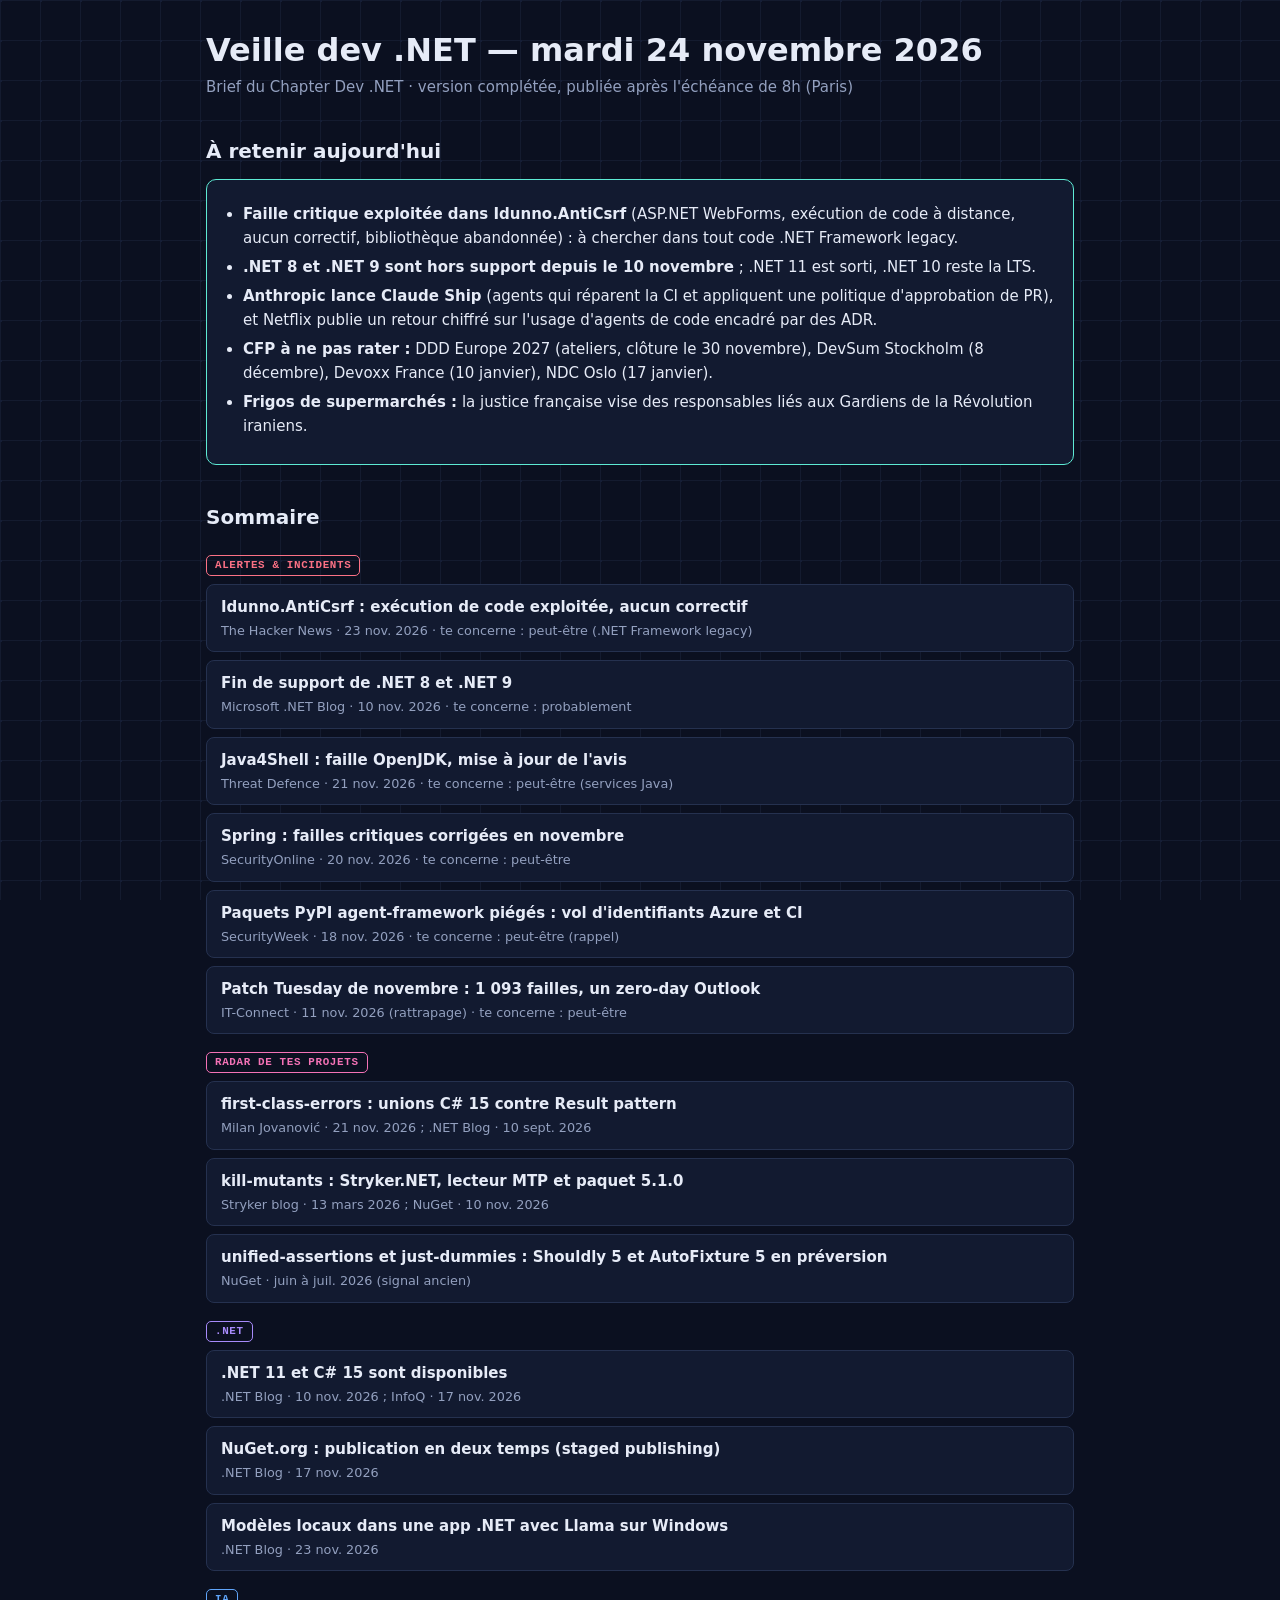
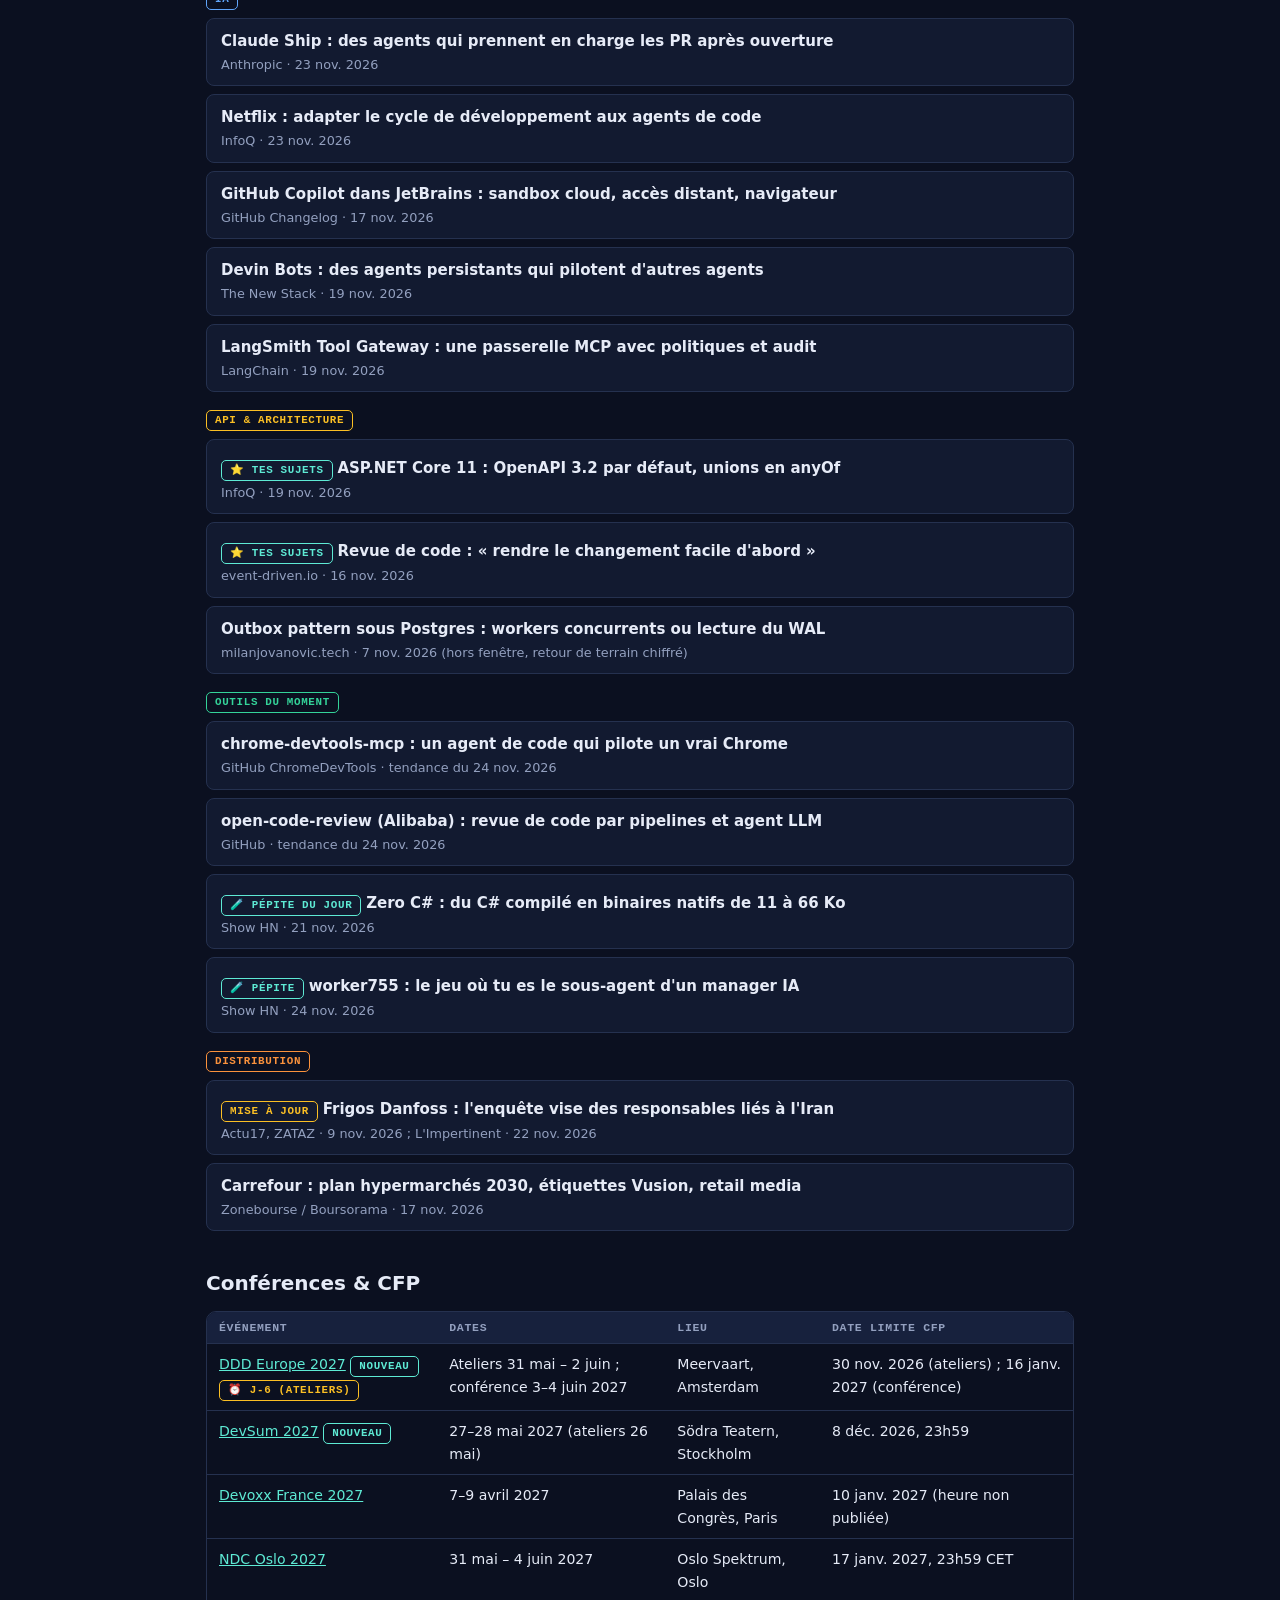
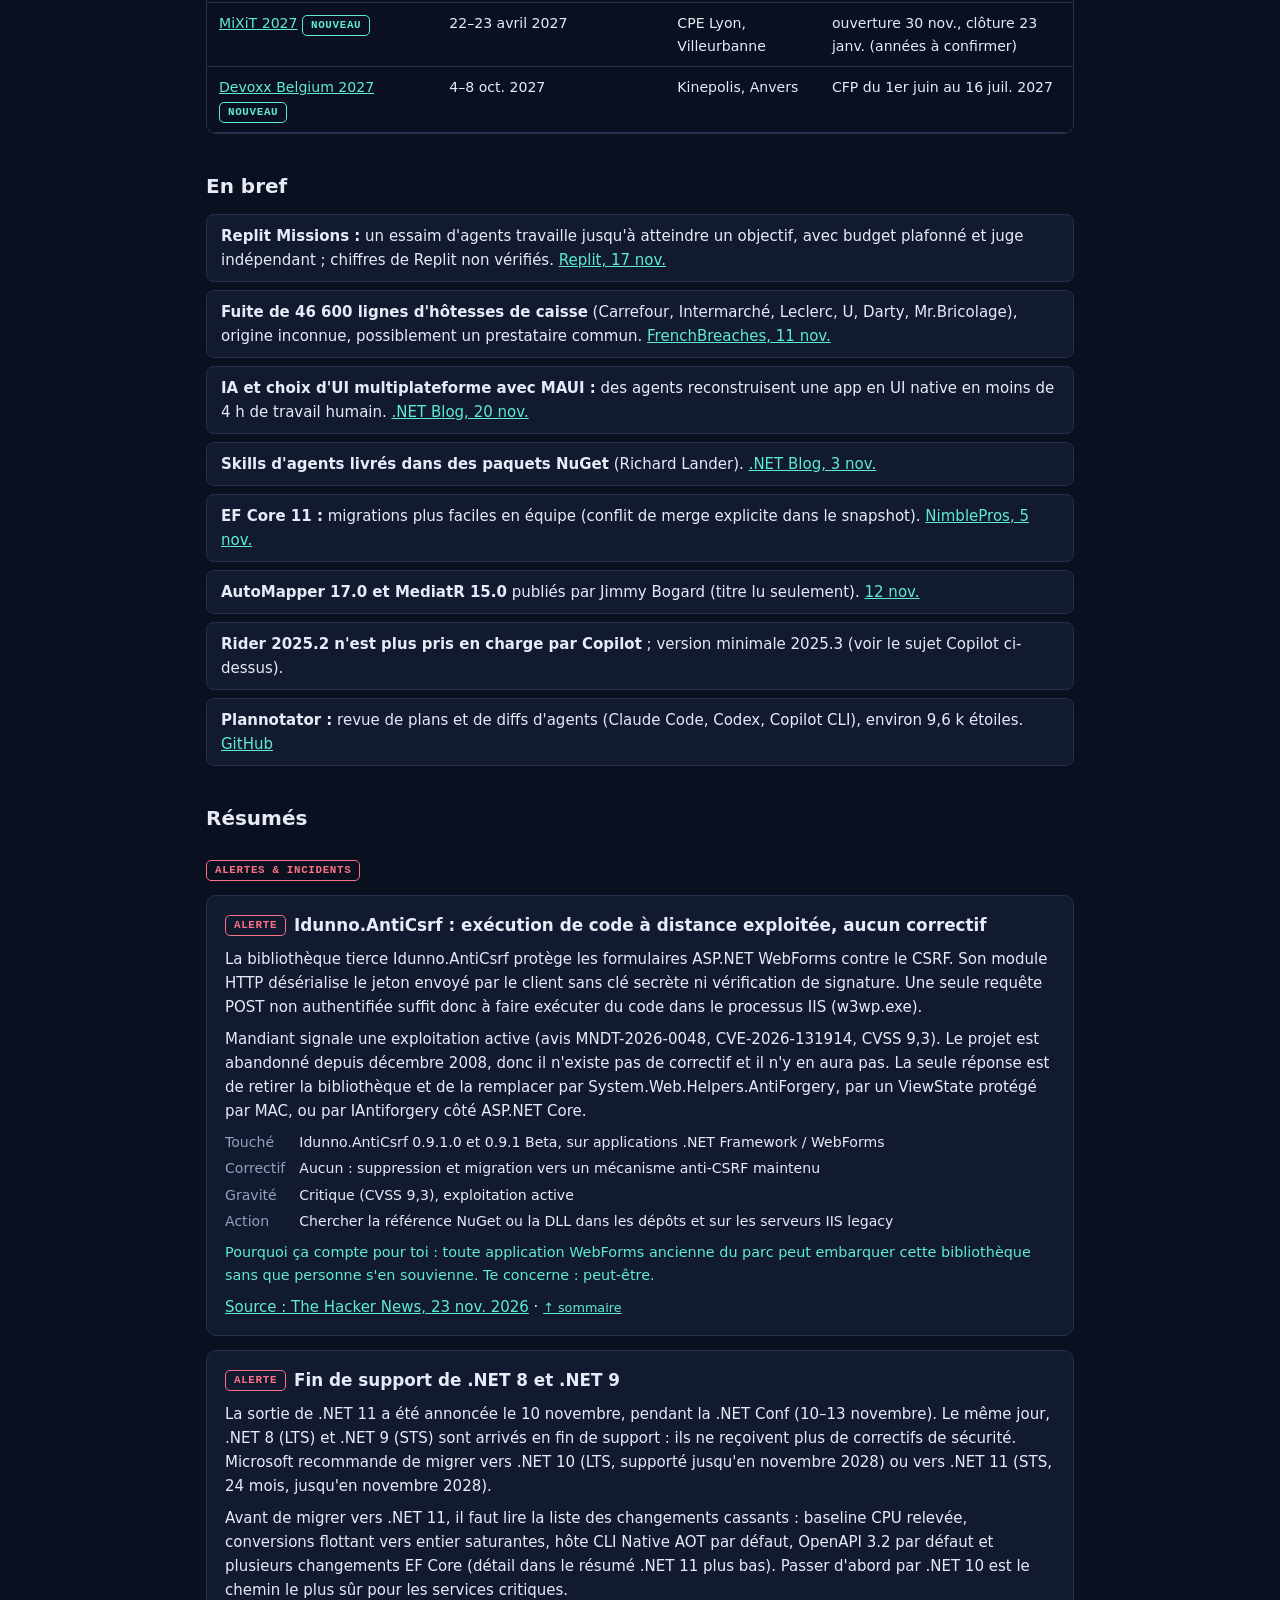
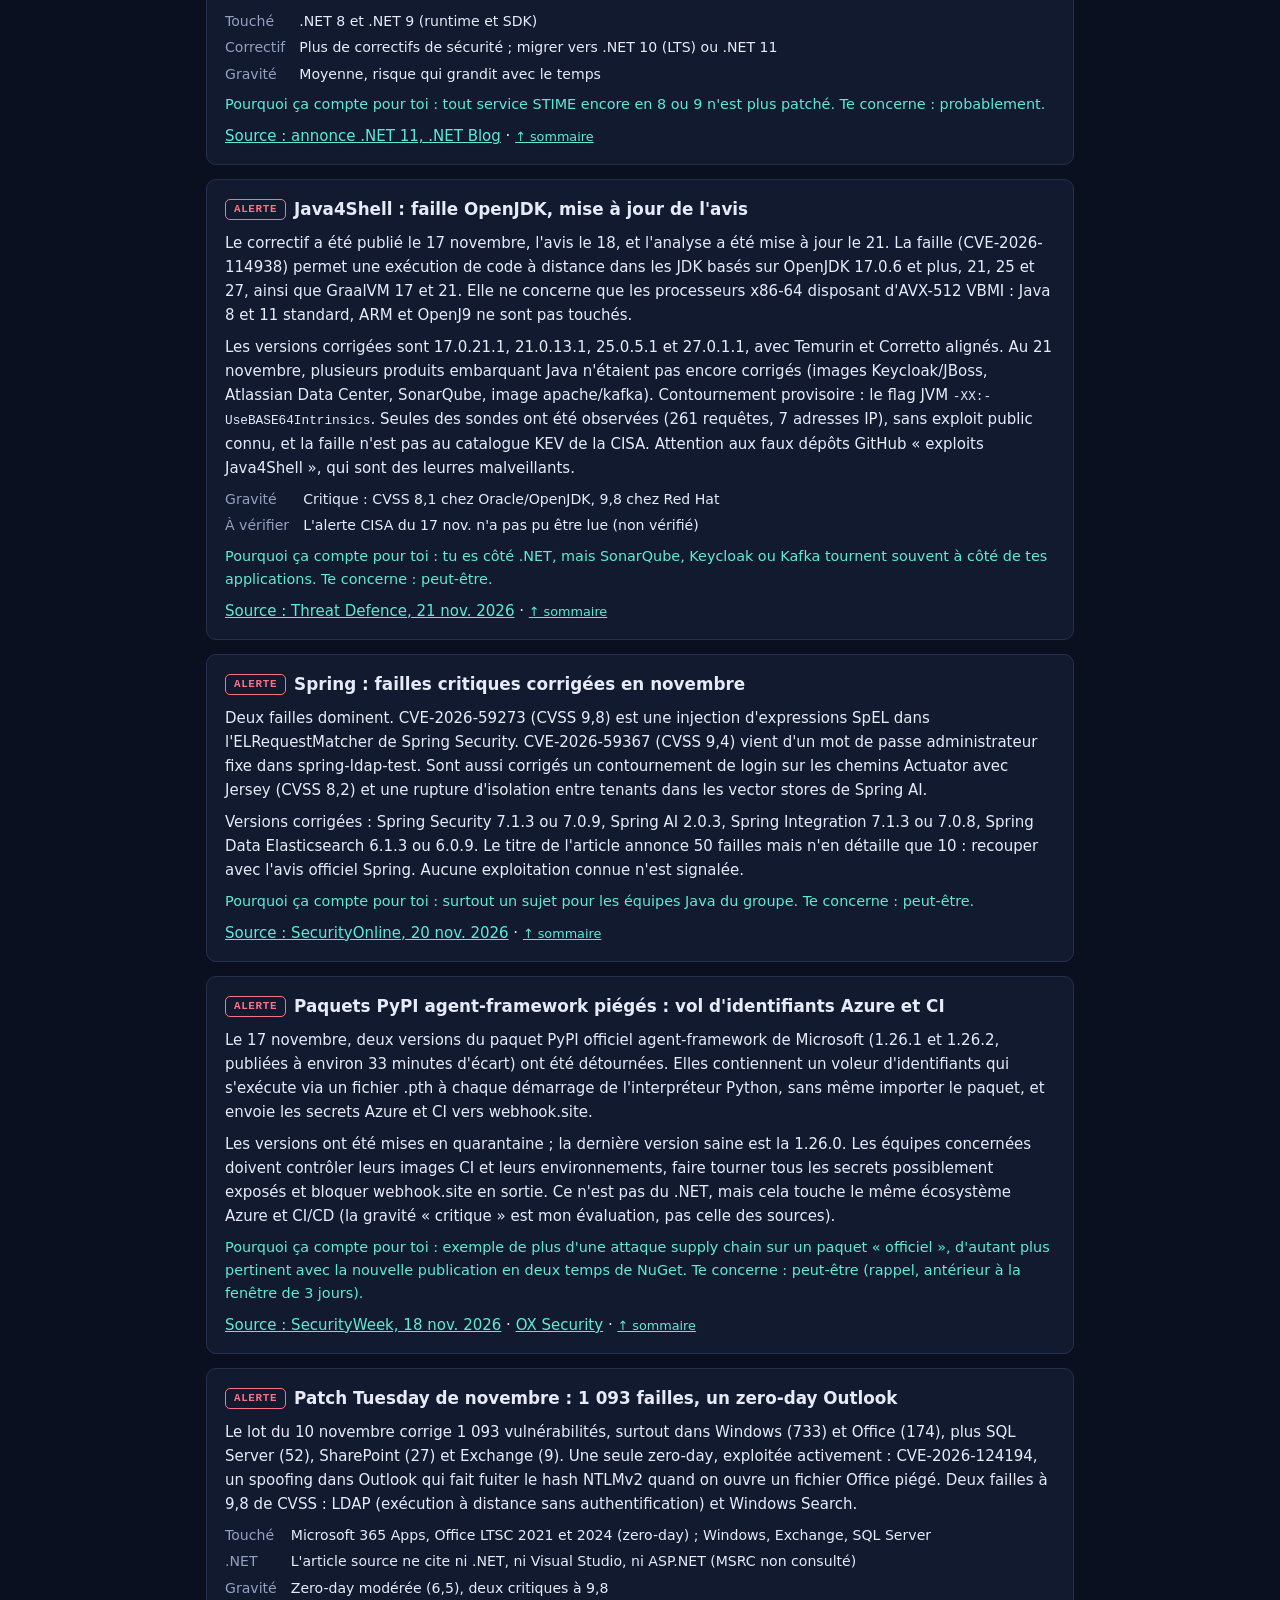
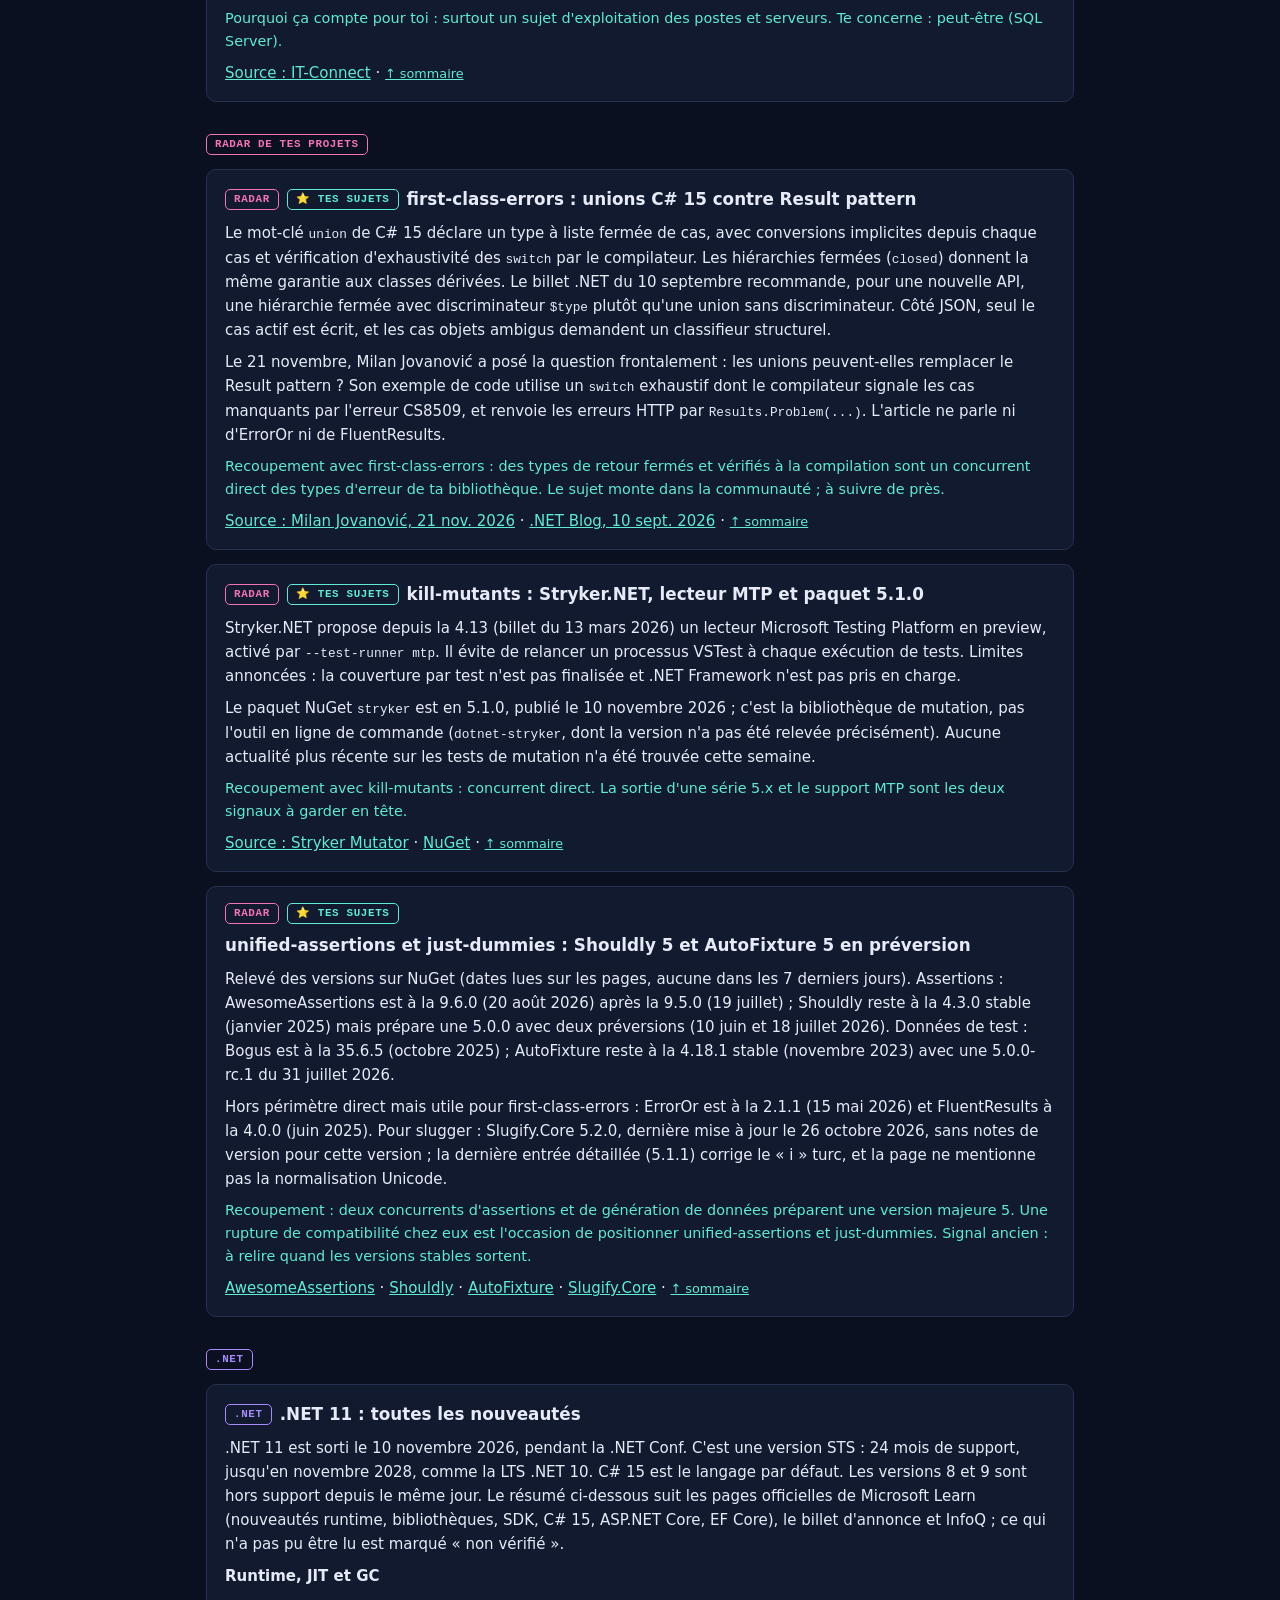
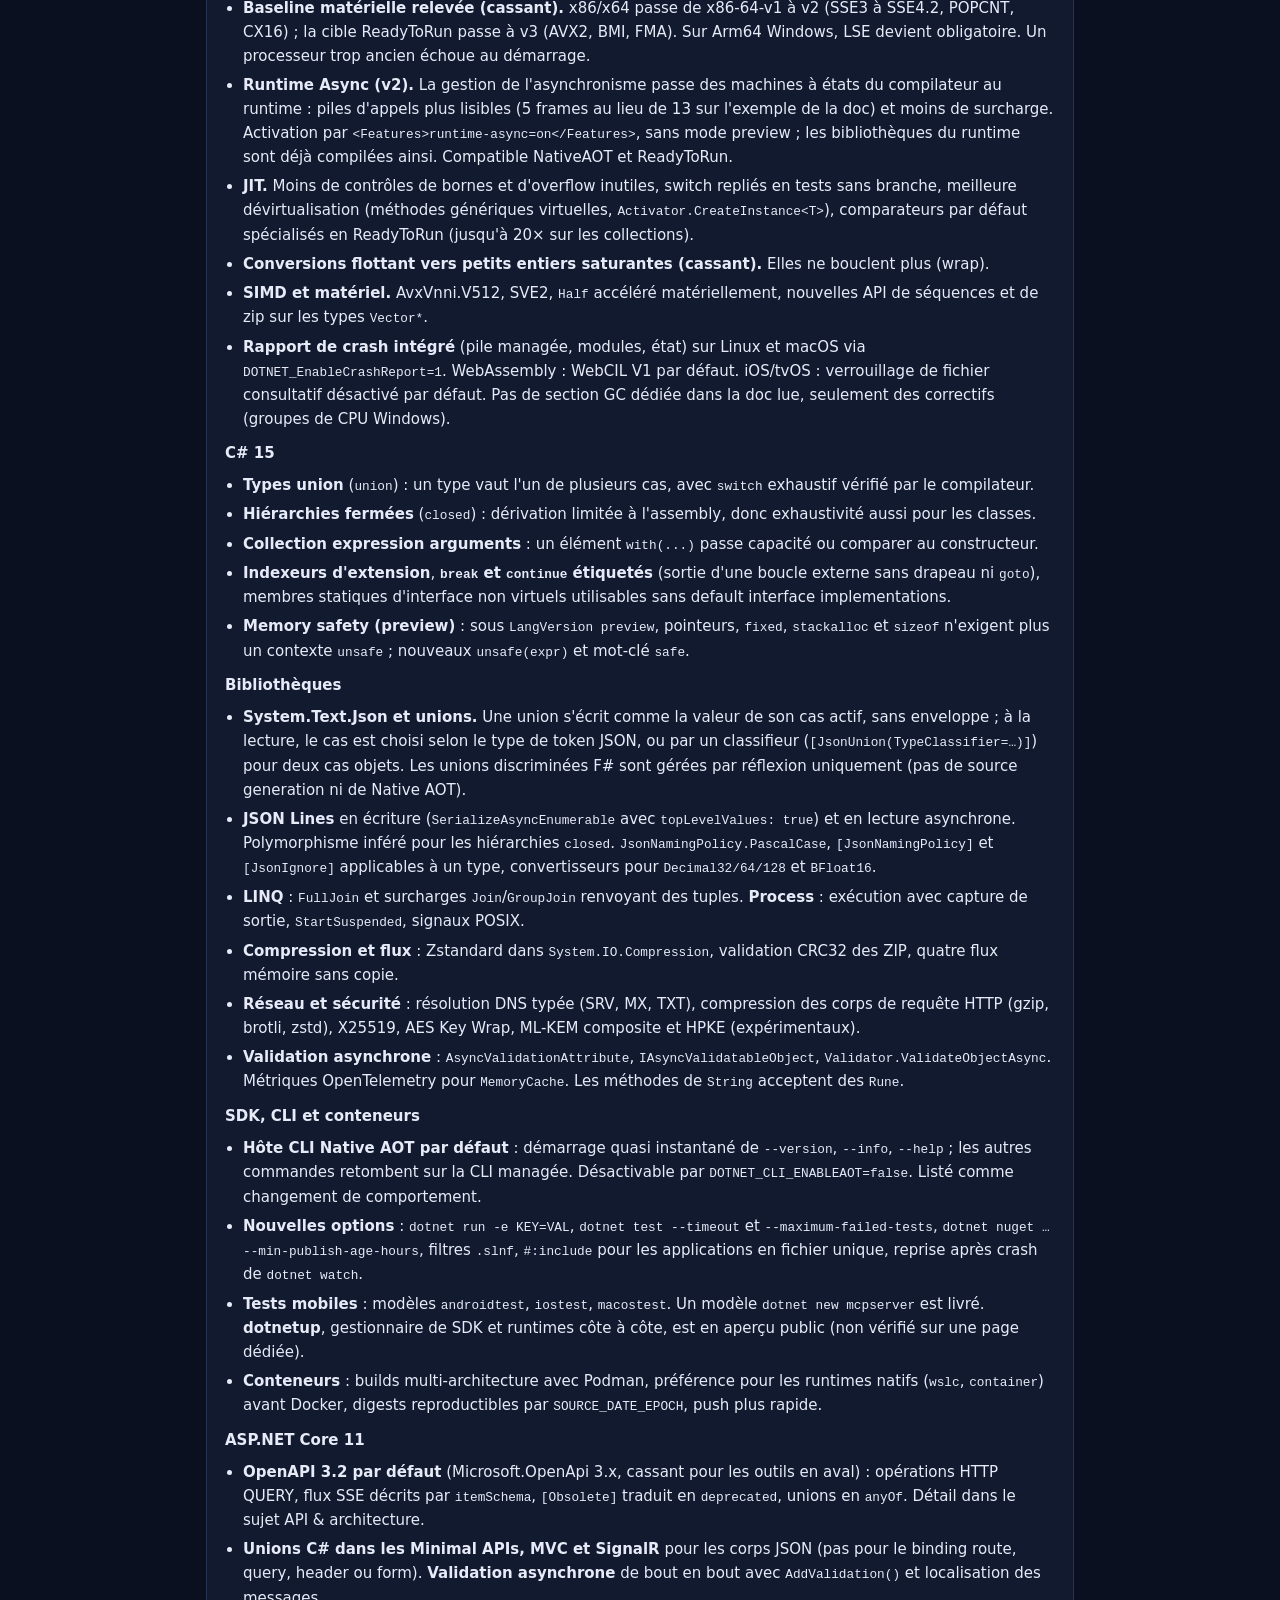
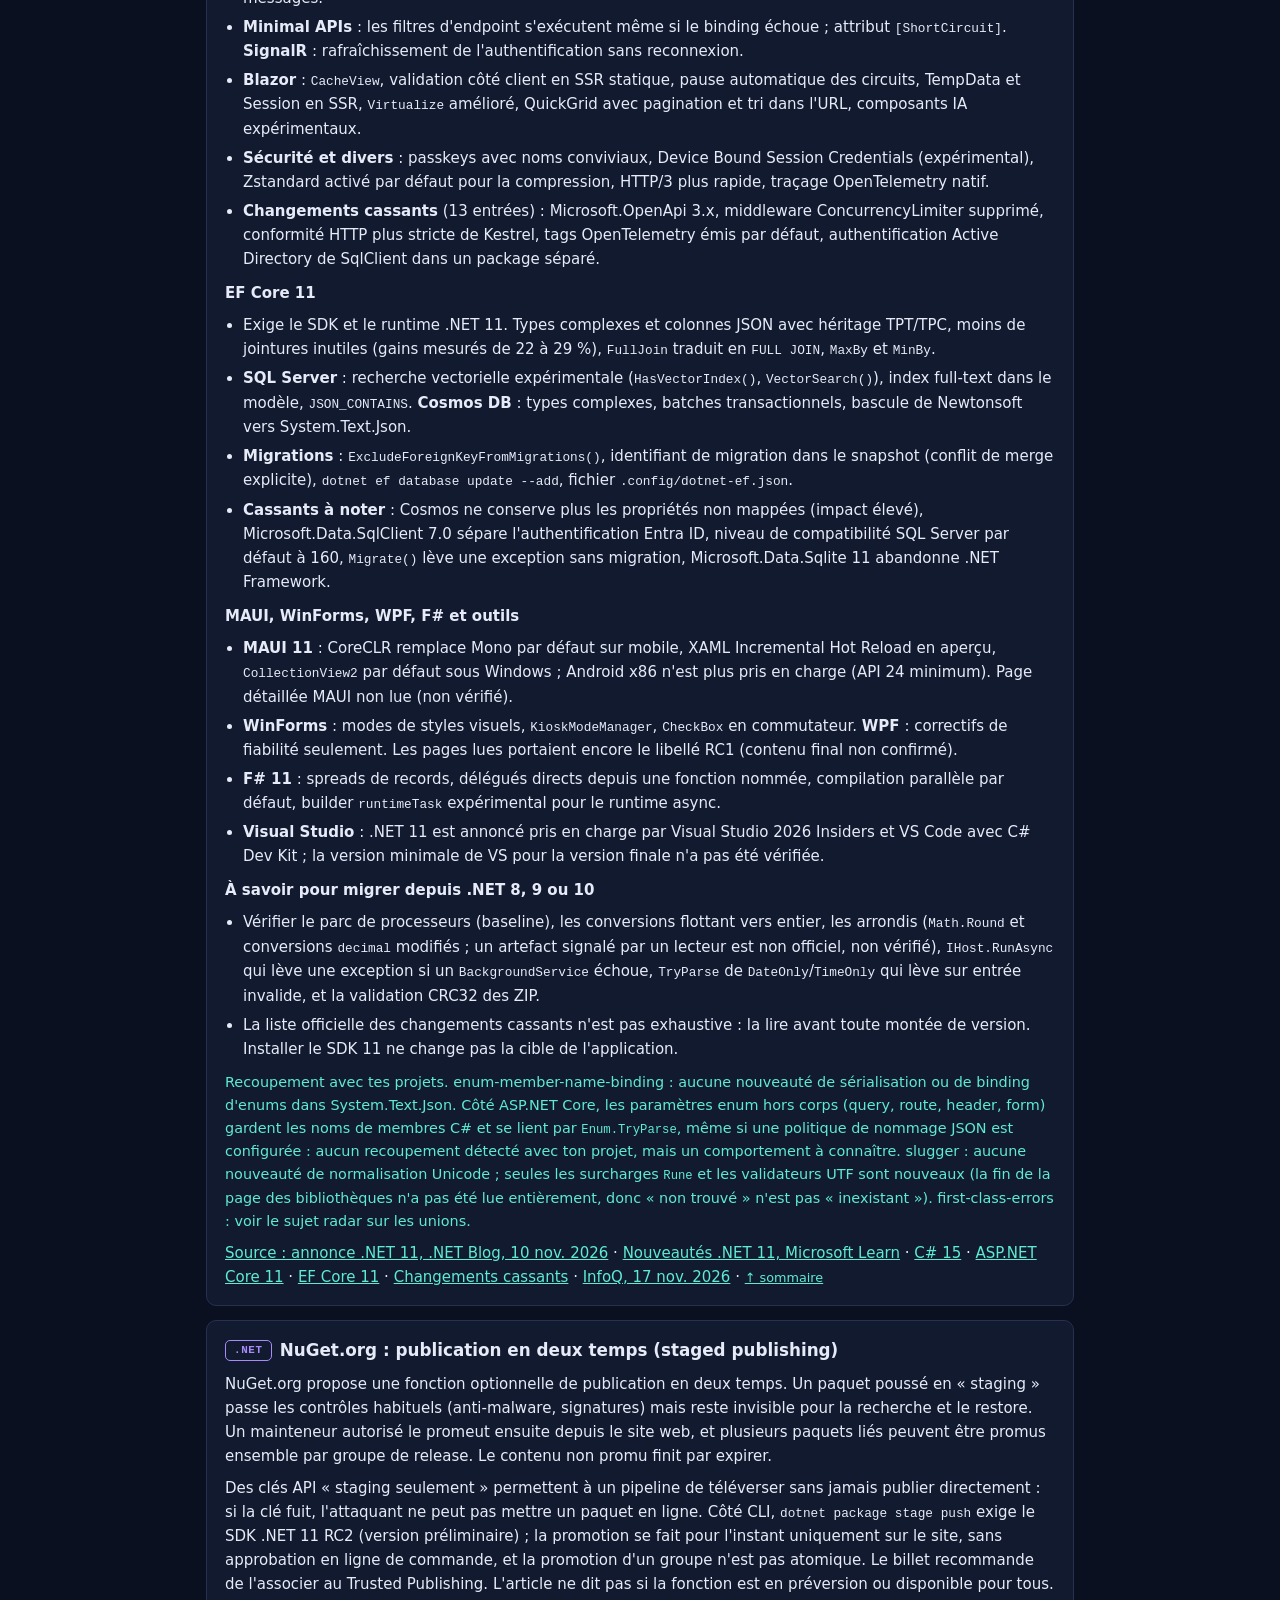
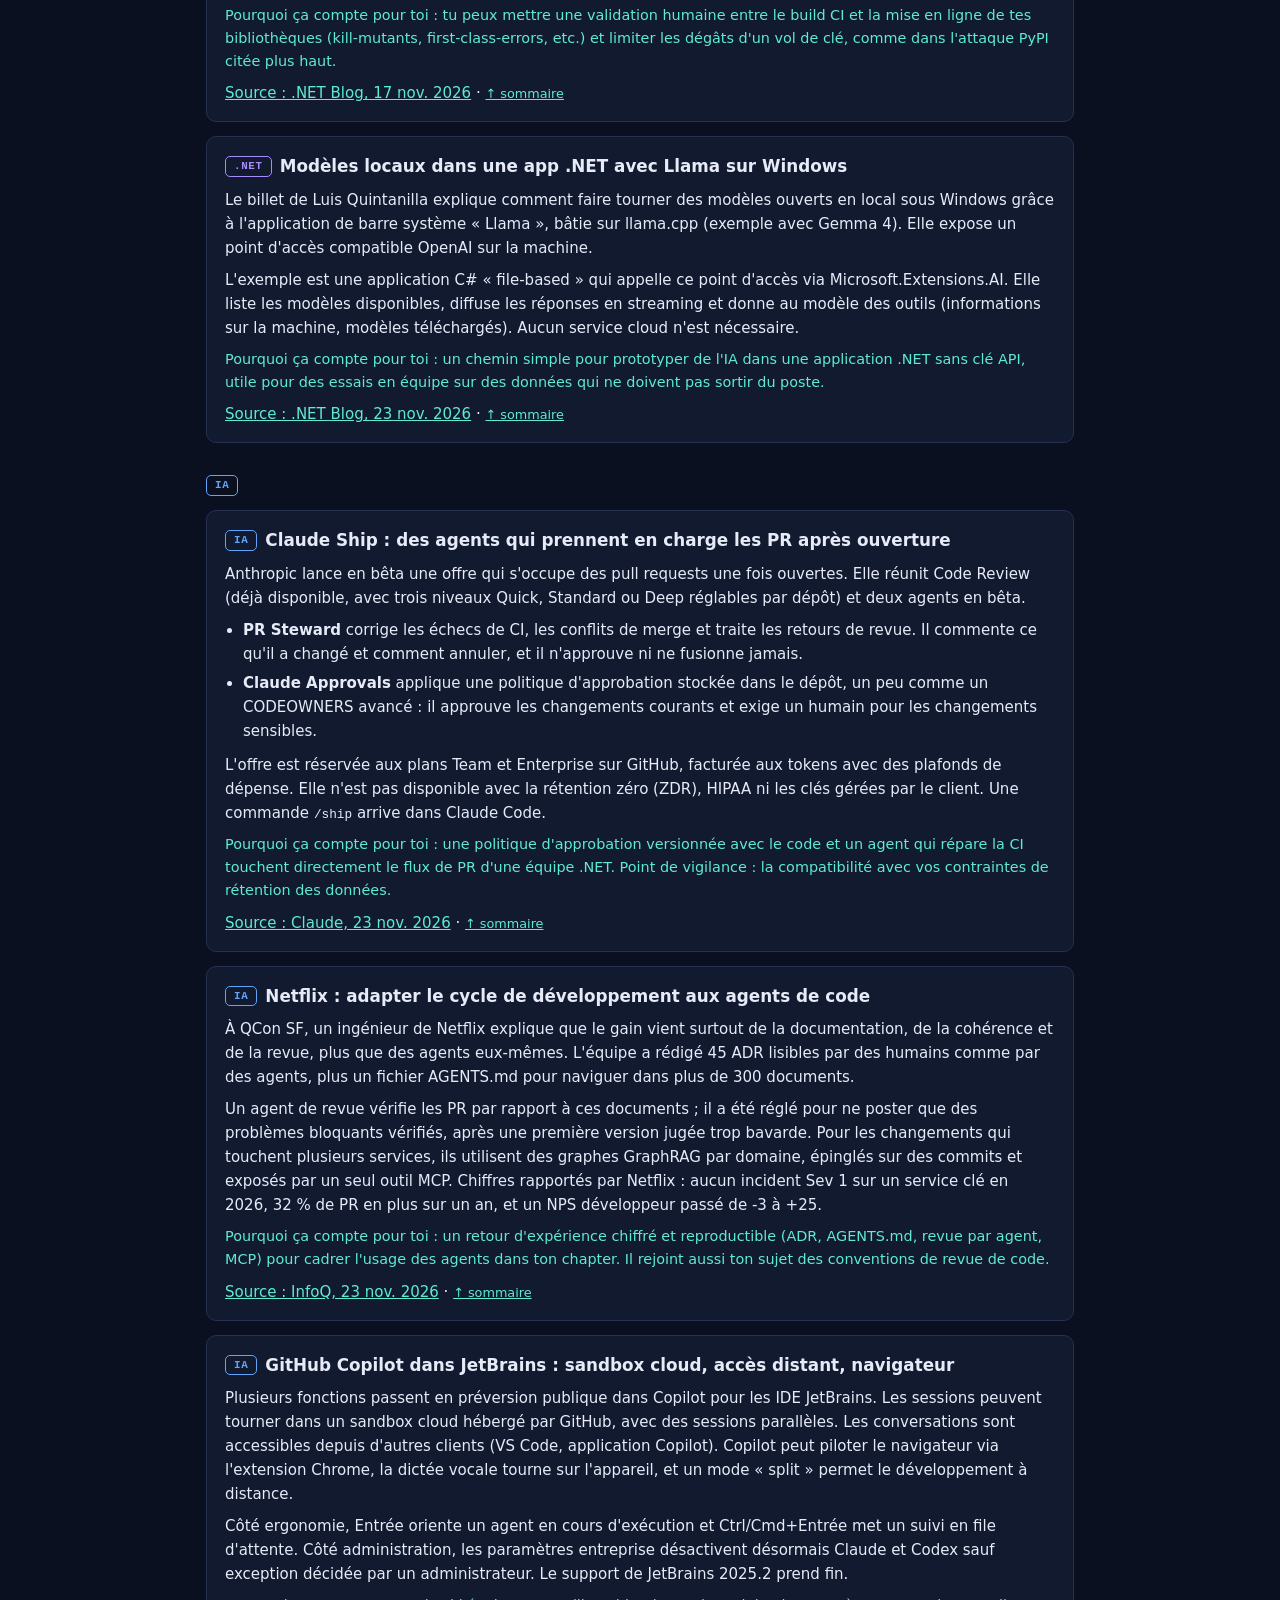
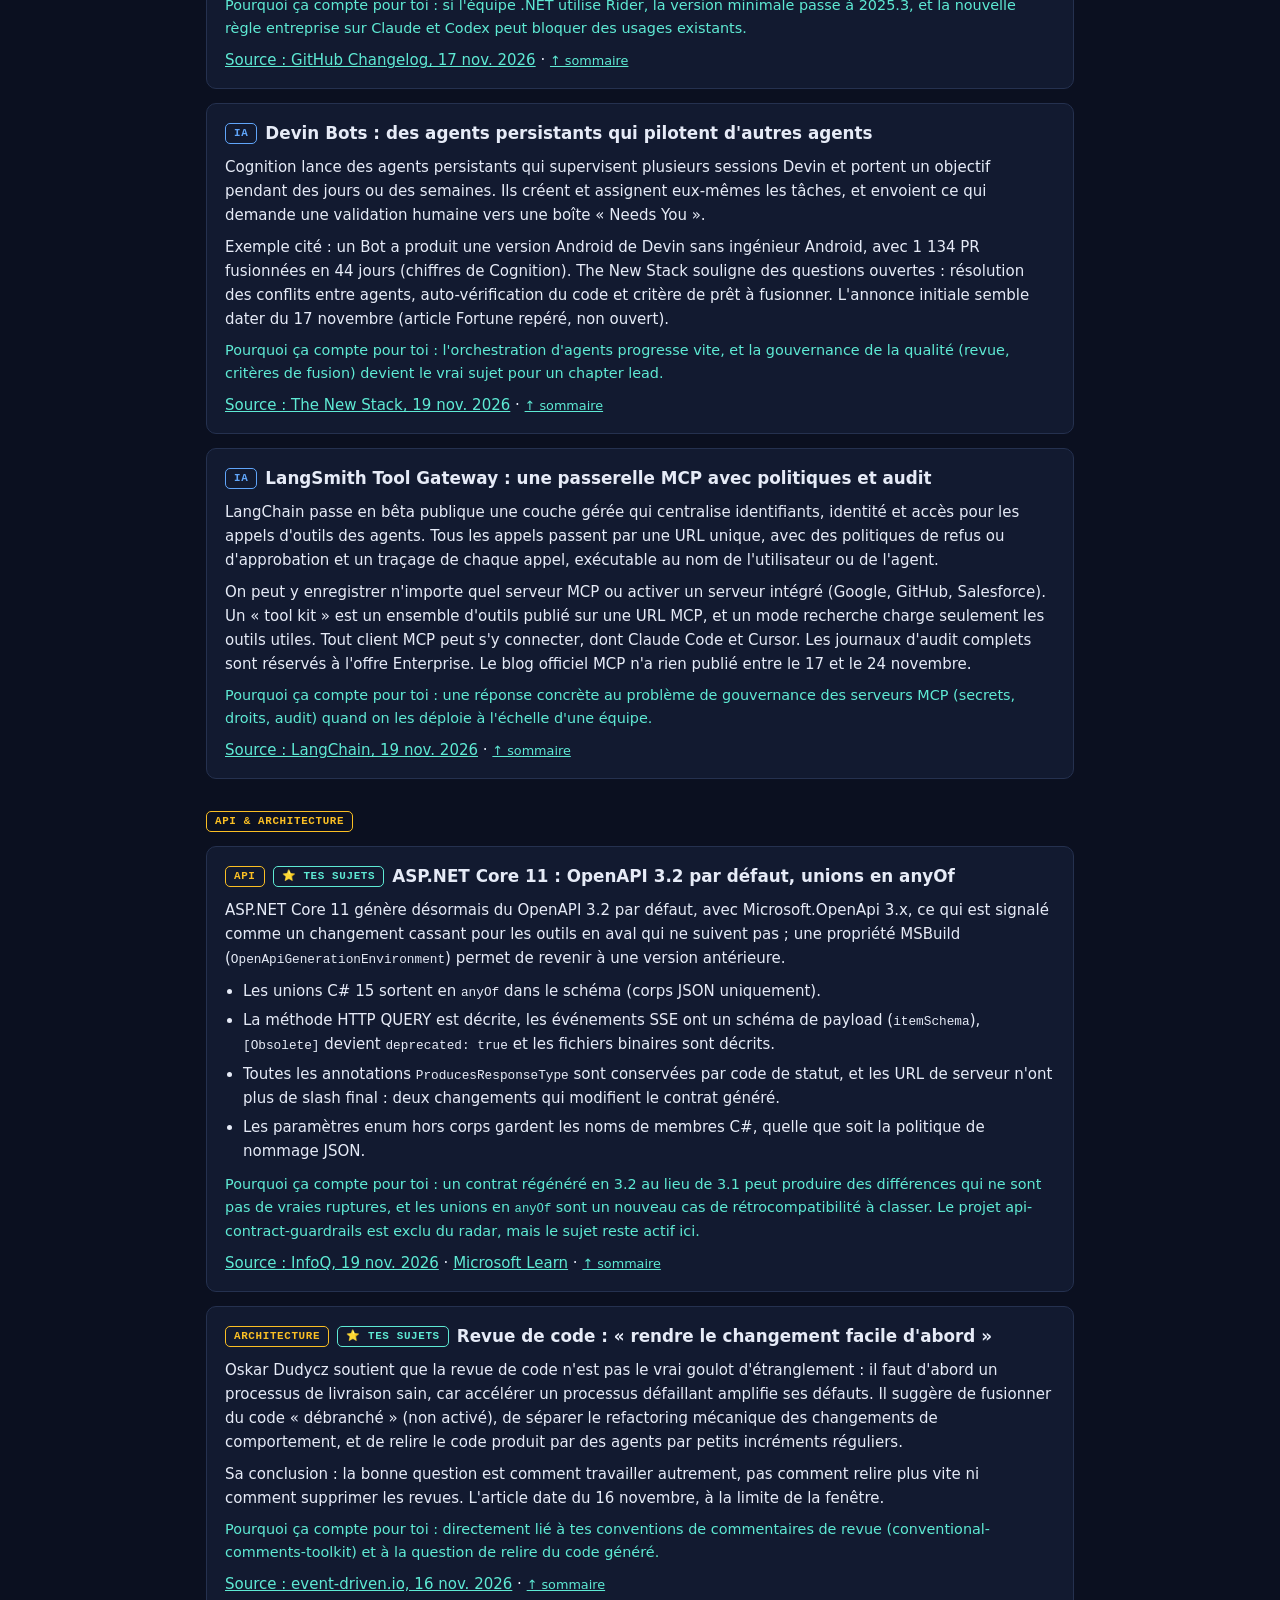
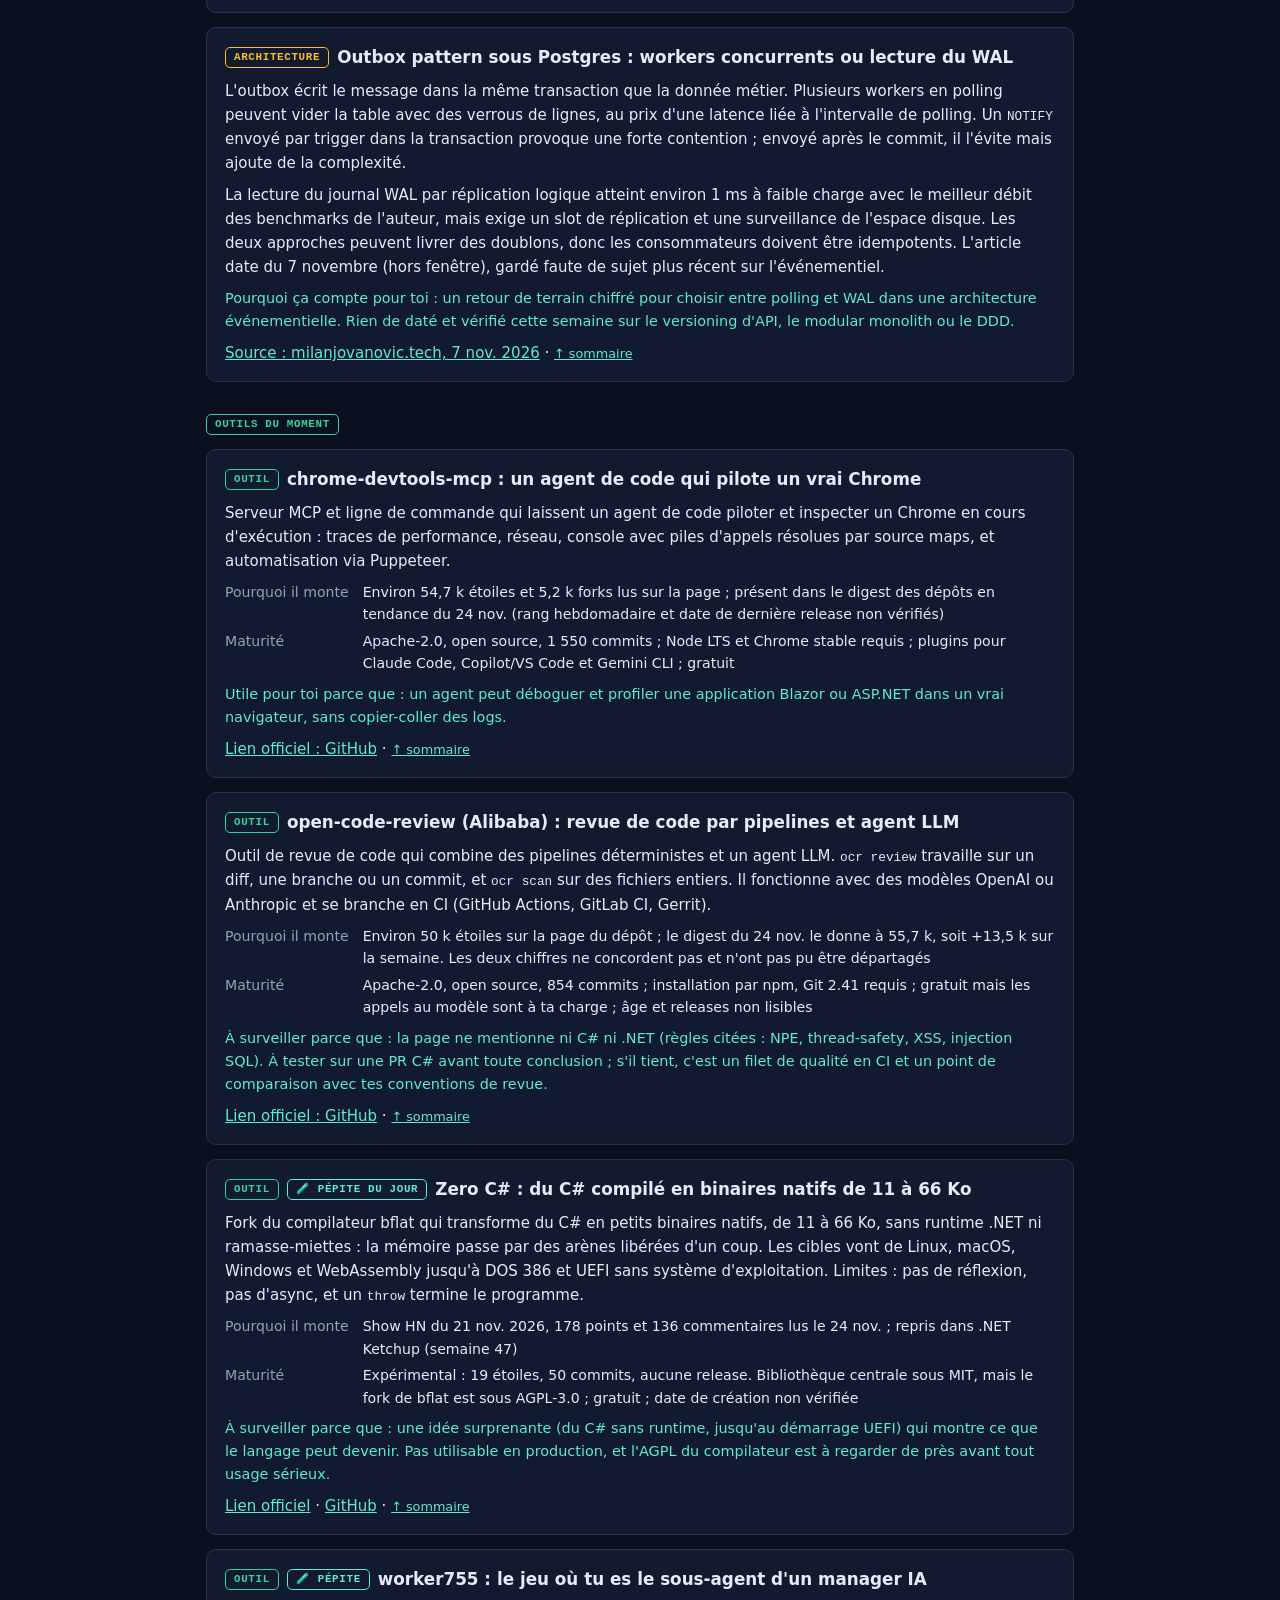
<file: 20261124.html>
<!doctype html><html><head><meta charset=utf8><meta name=viewport content="width=device-width,initial-scale=1,viewport-fit=cover"><style>:root{color-scheme:light;box-sizing:border-box;padding-top:env(safe-area-inset-top,0px);padding-bottom:env(safe-area-inset-bottom,0px)}html{scroll-padding-top:env(safe-area-inset-top,0px)}body{margin:0;padding:0;font:14px -apple-system,BlinkMacSystemFont,sans-serif;background:#fff;color:#000}img{max-width:100%}[hidden]:not([hidden=until-found i]){display:none!important}</style></head><body>
<title>Veille dev .NET — 2026-11-24</title>
<meta name="claude:viewport-fit-sides" content="cover">
<style>
/* Mise en page : colonne unique, sommaire d'abord, résumés ensuite ; fond grille à dérive lente */
:root{
  --bg:#0b1020; --panel:#121a30; --panel2:#17213d; --line:#25314f;
  --fg:#e6ebf7; --mute:#93a0bf; --accent:#5eead4;
  --alert:#fb7185; --dotnet:#a78bfa; --ia:#60a5fa; --ddd:#f0abfc; --api:#fbbf24; --tool:#34d399; --retail:#fb923c; --conf:#38bdf8; --radar:#f472b6;
  --font-d:"Space Grotesk",system-ui,sans-serif; --font-b:"Inter",system-ui,sans-serif; --font-m:ui-monospace,Menlo,Consolas,monospace;
  color-scheme:dark;
}
*{box-sizing:border-box}
body{background:var(--bg);color:var(--fg);font:15px/1.6 var(--font-b);margin:0}
body::before{content:"";position:fixed;inset:0;z-index:-1;pointer-events:none;
  background-image:radial-gradient(circle at 1px 1px,#2a3a63 1px,transparent 1.5px),linear-gradient(var(--line) 1px,transparent 1px),linear-gradient(90deg,var(--line) 1px,transparent 1px);
  background-size:40px 40px,40px 40px,40px 40px;opacity:.35;animation:drift 90s linear infinite}
@keyframes drift{to{background-position:400px 200px,400px 200px,400px 200px}}
@media (prefers-reduced-motion:reduce){body::before{animation:none}}
.wrap{max-width:900px;margin:0 auto;padding-block:32px 64px;padding-left:max(16px,env(safe-area-inset-left,0px));padding-right:max(16px,env(safe-area-inset-right,0px))}
a{color:var(--accent)} a:focus-visible{outline:2px solid var(--accent);outline-offset:2px}
h1,h2,h3{font-family:var(--font-d);text-wrap:balance;margin:0}
h1{font-size:2rem;line-height:1.15}
h2{font-size:1.25rem;margin:36px 0 12px}
h3{font-size:1.05rem}
.sub{color:var(--mute);margin:6px 0 0}
.badge{display:inline-block;font:600 .68rem/1 var(--font-m);letter-spacing:.06em;text-transform:uppercase;padding:4px 8px;border-radius:5px;border:1px solid currentColor}
.b-alert{color:var(--alert)}.b-dotnet{color:var(--dotnet)}.b-ia{color:var(--ia)}.b-api{color:var(--api)}.b-tool{color:var(--tool)}.b-retail{color:var(--retail)}.b-conf{color:var(--conf)}.b-radar{color:var(--radar)}.b-star{color:var(--accent)}.b-new{color:var(--accent)}.b-up{color:var(--api)}
.card{background:var(--panel);border:1px solid var(--line);border-radius:10px;padding:16px 18px;min-width:0}
.tldr{border-color:var(--accent)}
.tldr ul{margin:8px 0 0;padding-left:1.1em}
.toc{display:flex;flex-direction:column;gap:8px}
.toc .badge{align-self:flex-start;margin-top:10px}
.toc a.item{display:block;text-decoration:none;color:var(--fg);background:var(--panel);border:1px solid var(--line);border-radius:8px;padding:10px 14px}
.toc a.item:hover{border-color:var(--accent)}
.toc .meta{display:block;color:var(--mute);font-size:.8rem;margin-top:2px}
.tablewrap{overflow-x:auto;border:1px solid var(--line);border-radius:10px}
table{border-collapse:collapse;width:100%;min-width:640px;font-size:.88rem}
th,td{text-align:left;padding:9px 12px;border-bottom:1px solid var(--line);vertical-align:top}
th{color:var(--mute);font:600 .72rem var(--font-m);text-transform:uppercase;letter-spacing:.06em;background:var(--panel2)}
td{font-variant-numeric:tabular-nums}
.sum{display:flex;flex-direction:column;gap:14px}
.sum .card{scroll-margin-top:16px}
.sum .head{display:flex;flex-wrap:wrap;gap:8px;align-items:center;margin-bottom:8px}
.sum p{margin:8px 0}
.why{color:var(--accent);font-size:.9rem}
.kv{display:grid;grid-template-columns:max-content 1fr;gap:4px 14px;font-size:.88rem;margin:8px 0}
.kv dt{color:var(--mute)} .kv dd{margin:0;min-width:0;overflow-wrap:anywhere}
.back{font-size:.8rem}
.brief{list-style:none;margin:0;padding:0;display:flex;flex-direction:column;gap:8px}
.brief li{background:var(--panel);border:1px solid var(--line);border-radius:8px;padding:9px 14px;overflow-wrap:anywhere}
footer{margin-top:48px;color:var(--mute);font-size:.82rem}
footer p{margin:8px 0}
@media(max-width:480px){h1{font-size:1.6rem}.kv{grid-template-columns:1fr}}
.card ul{margin:6px 0 10px;padding-left:1.2em}.card li{margin:5px 0}.card code{font-family:var(--font-m);font-size:.85em;overflow-wrap:anywhere}
</style>
<div class="wrap">
<header>
  <h1>Veille dev .NET — mardi 24 novembre 2026</h1>
  <p class="sub">Brief du Chapter Dev .NET · version complétée, publiée après l'échéance de 8h (Paris)</p>
</header>

<h2 id="top">À retenir aujourd'hui</h2>
<div class="card tldr"><ul>
  <li><strong>Faille critique exploitée dans Idunno.AntiCsrf</strong> (ASP.NET WebForms, exécution de code à distance, aucun correctif, bibliothèque abandonnée) : à chercher dans tout code .NET Framework legacy.</li>
  <li><strong>.NET 8 et .NET 9 sont hors support depuis le 10 novembre</strong> ; .NET 11 est sorti, .NET 10 reste la LTS.</li>
  <li><strong>Anthropic lance Claude Ship</strong> (agents qui réparent la CI et appliquent une politique d'approbation de PR), et Netflix publie un retour chiffré sur l'usage d'agents de code encadré par des ADR.</li>
  <li><strong>CFP à ne pas rater :</strong> DDD Europe 2027 (ateliers, clôture le 30 novembre), DevSum Stockholm (8 décembre), Devoxx France (10 janvier), NDC Oslo (17 janvier).</li>
  <li><strong>Frigos de supermarchés :</strong> la justice française vise des responsables liés aux Gardiens de la Révolution iraniens.</li>
</ul></div>

<h2>Sommaire</h2>
<div class="toc">
  <span class="badge b-alert">Alertes &amp; incidents</span>
  <a class="item" href="#a3"><strong>Idunno.AntiCsrf : exécution de code exploitée, aucun correctif</strong><span class="meta">The Hacker News · 23 nov. 2026 · te concerne : peut-être (.NET Framework legacy)</span></a>
  <a class="item" href="#a1"><strong>Fin de support de .NET 8 et .NET 9</strong><span class="meta">Microsoft .NET Blog · 10 nov. 2026 · te concerne : probablement</span></a>
  <a class="item" href="#a4"><strong>Java4Shell : faille OpenJDK, mise à jour de l'avis</strong><span class="meta">Threat Defence · 21 nov. 2026 · te concerne : peut-être (services Java)</span></a>
  <a class="item" href="#a5"><strong>Spring : failles critiques corrigées en novembre</strong><span class="meta">SecurityOnline · 20 nov. 2026 · te concerne : peut-être</span></a>
  <a class="item" href="#a6"><strong>Paquets PyPI agent-framework piégés : vol d'identifiants Azure et CI</strong><span class="meta">SecurityWeek · 18 nov. 2026 · te concerne : peut-être (rappel)</span></a>
  <a class="item" href="#a2"><strong>Patch Tuesday de novembre : 1 093 failles, un zero-day Outlook</strong><span class="meta">IT-Connect · 11 nov. 2026 (rattrapage) · te concerne : peut-être</span></a>

  <span class="badge b-radar">Radar de tes projets</span>
  <a class="item" href="#r2"><strong>first-class-errors : unions C# 15 contre Result pattern</strong><span class="meta">Milan Jovanović · 21 nov. 2026 ; .NET Blog · 10 sept. 2026</span></a>
  <a class="item" href="#r3"><strong>kill-mutants : Stryker.NET, lecteur MTP et paquet 5.1.0</strong><span class="meta">Stryker blog · 13 mars 2026 ; NuGet · 10 nov. 2026</span></a>
  <a class="item" href="#r4"><strong>unified-assertions et just-dummies : Shouldly 5 et AutoFixture 5 en préversion</strong><span class="meta">NuGet · juin à juil. 2026 (signal ancien)</span></a>

  <span class="badge b-dotnet">.NET</span>
  <a class="item" href="#n1"><strong>.NET 11 et C# 15 sont disponibles</strong><span class="meta">.NET Blog · 10 nov. 2026 ; InfoQ · 17 nov. 2026</span></a>
  <a class="item" href="#n2"><strong>NuGet.org : publication en deux temps (staged publishing)</strong><span class="meta">.NET Blog · 17 nov. 2026</span></a>
  <a class="item" href="#n3"><strong>Modèles locaux dans une app .NET avec Llama sur Windows</strong><span class="meta">.NET Blog · 23 nov. 2026</span></a>

  <span class="badge b-ia">IA</span>
  <a class="item" href="#i1"><strong>Claude Ship : des agents qui prennent en charge les PR après ouverture</strong><span class="meta">Anthropic · 23 nov. 2026</span></a>
  <a class="item" href="#i2"><strong>Netflix : adapter le cycle de développement aux agents de code</strong><span class="meta">InfoQ · 23 nov. 2026</span></a>
  <a class="item" href="#i3"><strong>GitHub Copilot dans JetBrains : sandbox cloud, accès distant, navigateur</strong><span class="meta">GitHub Changelog · 17 nov. 2026</span></a>
  <a class="item" href="#i4"><strong>Devin Bots : des agents persistants qui pilotent d'autres agents</strong><span class="meta">The New Stack · 19 nov. 2026</span></a>
  <a class="item" href="#i5"><strong>LangSmith Tool Gateway : une passerelle MCP avec politiques et audit</strong><span class="meta">LangChain · 19 nov. 2026</span></a>

  <span class="badge b-api">API &amp; architecture</span>
  <a class="item" href="#p1"><span class="badge b-star">⭐ Tes sujets</span> <strong>ASP.NET Core 11 : OpenAPI 3.2 par défaut, unions en anyOf</strong><span class="meta">InfoQ · 19 nov. 2026</span></a>
  <a class="item" href="#p2"><span class="badge b-star">⭐ Tes sujets</span> <strong>Revue de code : « rendre le changement facile d'abord »</strong><span class="meta">event-driven.io · 16 nov. 2026</span></a>
  <a class="item" href="#p3"><strong>Outbox pattern sous Postgres : workers concurrents ou lecture du WAL</strong><span class="meta">milanjovanovic.tech · 7 nov. 2026 (hors fenêtre, retour de terrain chiffré)</span></a>

  <span class="badge b-tool">Outils du moment</span>
  <a class="item" href="#t1"><strong>chrome-devtools-mcp : un agent de code qui pilote un vrai Chrome</strong><span class="meta">GitHub ChromeDevTools · tendance du 24 nov. 2026</span></a>
  <a class="item" href="#t2"><strong>open-code-review (Alibaba) : revue de code par pipelines et agent LLM</strong><span class="meta">GitHub · tendance du 24 nov. 2026</span></a>
  <a class="item" href="#t3"><span class="badge b-new">🧪 Pépite du jour</span> <strong>Zero C# : du C# compilé en binaires natifs de 11 à 66 Ko</strong><span class="meta">Show HN · 21 nov. 2026</span></a>
  <a class="item" href="#t4"><span class="badge b-new">🧪 Pépite</span> <strong>worker755 : le jeu où tu es le sous-agent d'un manager IA</strong><span class="meta">Show HN · 24 nov. 2026</span></a>

  <span class="badge b-retail">Distribution</span>
  <a class="item" href="#d1"><span class="badge b-up">Mise à jour</span> <strong>Frigos Danfoss : l'enquête vise des responsables liés à l'Iran</strong><span class="meta">Actu17, ZATAZ · 9 nov. 2026 ; L'Impertinent · 22 nov. 2026</span></a>
  <a class="item" href="#d2"><strong>Carrefour : plan hypermarchés 2030, étiquettes Vusion, retail media</strong><span class="meta">Zonebourse / Boursorama · 17 nov. 2026</span></a>
</div>

<h2>Conférences &amp; CFP</h2>
<div class="tablewrap"><table>
<thead><tr><th>Événement</th><th>Dates</th><th>Lieu</th><th>Date limite CFP</th></tr></thead>
<tbody>
<tr><td><a href="#c3">DDD Europe 2027</a> <span class="badge b-new">Nouveau</span> <span class="badge b-up">⏰ J-6 (ateliers)</span></td><td>Ateliers 31 mai – 2 juin ; conférence 3–4 juin 2027</td><td>Meervaart, Amsterdam</td><td>30 nov. 2026 (ateliers) ; 16 janv. 2027 (conférence)</td></tr>
<tr><td><a href="#c4">DevSum 2027</a> <span class="badge b-new">Nouveau</span></td><td>27–28 mai 2027 (ateliers 26 mai)</td><td>Södra Teatern, Stockholm</td><td>8 déc. 2026, 23h59</td></tr>
<tr><td><a href="#c1">Devoxx France 2027</a></td><td>7–9 avril 2027</td><td>Palais des Congrès, Paris</td><td>10 janv. 2027 (heure non publiée)</td></tr>
<tr><td><a href="#c2">NDC Oslo 2027</a></td><td>31 mai – 4 juin 2027</td><td>Oslo Spektrum, Oslo</td><td>17 janv. 2027, 23h59 CET</td></tr>
<tr><td><a href="#c5">MiXiT 2027</a> <span class="badge b-new">Nouveau</span></td><td>22–23 avril 2027</td><td>CPE Lyon, Villeurbanne</td><td>ouverture 30 nov., clôture 23 janv. (années à confirmer)</td></tr>
<tr><td><a href="#c6">Devoxx Belgium 2027</a> <span class="badge b-new">Nouveau</span></td><td>4–8 oct. 2027</td><td>Kinepolis, Anvers</td><td>CFP du 1er juin au 16 juil. 2027</td></tr>
</tbody></table></div>

<h2>En bref</h2>
<ul class="brief">
  <li><strong>Replit Missions :</strong> un essaim d'agents travaille jusqu'à atteindre un objectif, avec budget plafonné et juge indépendant ; chiffres de Replit non vérifiés. <a href="https://replit.com/blog/introducing-replit-missions">Replit, 17 nov.</a></li>
  <li><strong>Fuite de 46 600 lignes d'hôtesses de caisse</strong> (Carrefour, Intermarché, Leclerc, U, Darty, Mr.Bricolage), origine inconnue, possiblement un prestataire commun. <a href="https://frenchbreaches.com/blog/carrefour-intermarche-leclerc-darty-les-donnees-de-46-000-employes-potentiellement-exposees">FrenchBreaches, 11 nov.</a></li>
  <li><strong>IA et choix d'UI multiplateforme avec MAUI :</strong> des agents reconstruisent une app en UI native en moins de 4 h de travail humain. <a href="https://devblogs.microsoft.com/dotnet/ai-cross-platform-decision-matrix/">.NET Blog, 20 nov.</a></li>
  <li><strong>Skills d'agents livrés dans des paquets NuGet</strong> (Richard Lander). <a href="https://devblogs.microsoft.com/dotnet/delivering-skills-in-nuget-packages/">.NET Blog, 3 nov.</a></li>
  <li><strong>EF Core 11 :</strong> migrations plus faciles en équipe (conflit de merge explicite dans le snapshot). <a href="https://blog.nimblepros.com/blogs/ef-core-11-migrations/">NimblePros, 5 nov.</a></li>
  <li><strong>AutoMapper 17.0 et MediatR 15.0</strong> publiés par Jimmy Bogard (titre lu seulement). <a href="https://www.jimmybogard.com/automapper-17-0-and-mediatr-15-0-released/">12 nov.</a></li>
  <li><strong>Rider 2025.2 n'est plus pris en charge par Copilot</strong> ; version minimale 2025.3 (voir le sujet Copilot ci-dessus).</li>
  <li><strong>Plannotator :</strong> revue de plans et de diffs d'agents (Claude Code, Codex, Copilot CLI), environ 9,6 k étoiles. <a href="https://github.com/backnotprop/plannotator">GitHub</a></li>
</ul>

<h2>Résumés</h2>
<div class="sum">
<h3 style="margin-top:8px"><span class="badge b-alert">Alertes &amp; incidents</span></h3>

<article class="card" id="a3">
  <div class="head"><span class="badge b-alert">Alerte</span><h3>Idunno.AntiCsrf : exécution de code à distance exploitée, aucun correctif</h3></div>
  <p>La bibliothèque tierce Idunno.AntiCsrf protège les formulaires ASP.NET WebForms contre le CSRF. Son module HTTP désérialise le jeton envoyé par le client sans clé secrète ni vérification de signature. Une seule requête POST non authentifiée suffit donc à faire exécuter du code dans le processus IIS (w3wp.exe).</p>
  <p>Mandiant signale une exploitation active (avis MNDT-2026-0048, CVE-2026-131914, CVSS 9,3). Le projet est abandonné depuis décembre 2008, donc il n'existe pas de correctif et il n'y en aura pas. La seule réponse est de retirer la bibliothèque et de la remplacer par System.Web.Helpers.AntiForgery, par un ViewState protégé par MAC, ou par IAntiforgery côté ASP.NET Core.</p>
  <dl class="kv"><dt>Touché</dt><dd>Idunno.AntiCsrf 0.9.1.0 et 0.9.1 Beta, sur applications .NET Framework / WebForms</dd><dt>Correctif</dt><dd>Aucun : suppression et migration vers un mécanisme anti-CSRF maintenu</dd><dt>Gravité</dt><dd>Critique (CVSS 9,3), exploitation active</dd><dt>Action</dt><dd>Chercher la référence NuGet ou la DLL dans les dépôts et sur les serveurs IIS legacy</dd></dl>
  <p class="why">Pourquoi ça compte pour toi : toute application WebForms ancienne du parc peut embarquer cette bibliothèque sans que personne s'en souvienne. Te concerne : peut-être.</p>
  <a href="https://thehackernews.com/2026/11/hackers-exploit-critical-aspnet-anti.html">Source : The Hacker News, 23 nov. 2026</a> · <a class="back" href="#top">↑ sommaire</a>
</article>

<article class="card" id="a1">
  <div class="head"><span class="badge b-alert">Alerte</span><h3>Fin de support de .NET 8 et .NET 9</h3></div>
  <p>La sortie de .NET 11 a été annoncée le 10 novembre, pendant la .NET Conf (10–13 novembre). Le même jour, .NET 8 (LTS) et .NET 9 (STS) sont arrivés en fin de support : ils ne reçoivent plus de correctifs de sécurité. Microsoft recommande de migrer vers .NET 10 (LTS, supporté jusqu'en novembre 2028) ou vers .NET 11 (STS, 24 mois, jusqu'en novembre 2028).</p>
  <p>Avant de migrer vers .NET 11, il faut lire la liste des changements cassants : baseline CPU relevée, conversions flottant vers entier saturantes, hôte CLI Native AOT par défaut, OpenAPI 3.2 par défaut et plusieurs changements EF Core (détail dans le résumé .NET 11 plus bas). Passer d'abord par .NET 10 est le chemin le plus sûr pour les services critiques.</p>
  <dl class="kv"><dt>Touché</dt><dd>.NET 8 et .NET 9 (runtime et SDK)</dd><dt>Correctif</dt><dd>Plus de correctifs de sécurité ; migrer vers .NET 10 (LTS) ou .NET 11</dd><dt>Gravité</dt><dd>Moyenne, risque qui grandit avec le temps</dd></dl>
  <p class="why">Pourquoi ça compte pour toi : tout service STIME encore en 8 ou 9 n'est plus patché. Te concerne : probablement.</p>
  <a href="https://devblogs.microsoft.com/dotnet/announcing-dotnet-11/">Source : annonce .NET 11, .NET Blog</a> · <a class="back" href="#top">↑ sommaire</a>
</article>

<article class="card" id="a4">
  <div class="head"><span class="badge b-alert">Alerte</span><h3>Java4Shell : faille OpenJDK, mise à jour de l'avis</h3></div>
  <p>Le correctif a été publié le 17 novembre, l'avis le 18, et l'analyse a été mise à jour le 21. La faille (CVE-2026-114938) permet une exécution de code à distance dans les JDK basés sur OpenJDK 17.0.6 et plus, 21, 25 et 27, ainsi que GraalVM 17 et 21. Elle ne concerne que les processeurs x86-64 disposant d'AVX-512 VBMI : Java 8 et 11 standard, ARM et OpenJ9 ne sont pas touchés.</p>
  <p>Les versions corrigées sont 17.0.21.1, 21.0.13.1, 25.0.5.1 et 27.0.1.1, avec Temurin et Corretto alignés. Au 21 novembre, plusieurs produits embarquant Java n'étaient pas encore corrigés (images Keycloak/JBoss, Atlassian Data Center, SonarQube, image apache/kafka). Contournement provisoire : le flag JVM <code>-XX:-UseBASE64Intrinsics</code>. Seules des sondes ont été observées (261 requêtes, 7 adresses IP), sans exploit public connu, et la faille n'est pas au catalogue KEV de la CISA. Attention aux faux dépôts GitHub « exploits Java4Shell », qui sont des leurres malveillants.</p>
  <dl class="kv"><dt>Gravité</dt><dd>Critique : CVSS 8,1 chez Oracle/OpenJDK, 9,8 chez Red Hat</dd><dt>À vérifier</dt><dd>L'alerte CISA du 17 nov. n'a pas pu être lue (non vérifié)</dd></dl>
  <p class="why">Pourquoi ça compte pour toi : tu es côté .NET, mais SonarQube, Keycloak ou Kafka tournent souvent à côté de tes applications. Te concerne : peut-être.</p>
  <a href="https://threatdefence.com/article/java4shell-cve-2026-114938-openjdk-rce-patching-hunting">Source : Threat Defence, 21 nov. 2026</a> · <a class="back" href="#top">↑ sommaire</a>
</article>

<article class="card" id="a5">
  <div class="head"><span class="badge b-alert">Alerte</span><h3>Spring : failles critiques corrigées en novembre</h3></div>
  <p>Deux failles dominent. CVE-2026-59273 (CVSS 9,8) est une injection d'expressions SpEL dans l'ELRequestMatcher de Spring Security. CVE-2026-59367 (CVSS 9,4) vient d'un mot de passe administrateur fixe dans spring-ldap-test. Sont aussi corrigés un contournement de login sur les chemins Actuator avec Jersey (CVSS 8,2) et une rupture d'isolation entre tenants dans les vector stores de Spring AI.</p>
  <p>Versions corrigées : Spring Security 7.1.3 ou 7.0.9, Spring AI 2.0.3, Spring Integration 7.1.3 ou 7.0.8, Spring Data Elasticsearch 6.1.3 ou 6.0.9. Le titre de l'article annonce 50 failles mais n'en détaille que 10 : recouper avec l'avis officiel Spring. Aucune exploitation connue n'est signalée.</p>
  <p class="why">Pourquoi ça compte pour toi : surtout un sujet pour les équipes Java du groupe. Te concerne : peut-être.</p>
  <a href="https://securityonline.info/spring-security-vulnerabilities-november-2026/">Source : SecurityOnline, 20 nov. 2026</a> · <a class="back" href="#top">↑ sommaire</a>
</article>

<article class="card" id="a6">
  <div class="head"><span class="badge b-alert">Alerte</span><h3>Paquets PyPI agent-framework piégés : vol d'identifiants Azure et CI</h3></div>
  <p>Le 17 novembre, deux versions du paquet PyPI officiel agent-framework de Microsoft (1.26.1 et 1.26.2, publiées à environ 33 minutes d'écart) ont été détournées. Elles contiennent un voleur d'identifiants qui s'exécute via un fichier .pth à chaque démarrage de l'interpréteur Python, sans même importer le paquet, et envoie les secrets Azure et CI vers webhook.site.</p>
  <p>Les versions ont été mises en quarantaine ; la dernière version saine est la 1.26.0. Les équipes concernées doivent contrôler leurs images CI et leurs environnements, faire tourner tous les secrets possiblement exposés et bloquer webhook.site en sortie. Ce n'est pas du .NET, mais cela touche le même écosystème Azure et CI/CD (la gravité « critique » est mon évaluation, pas celle des sources).</p>
  <p class="why">Pourquoi ça compte pour toi : exemple de plus d'une attaque supply chain sur un paquet « officiel », d'autant plus pertinent avec la nouvelle publication en deux temps de NuGet. Te concerne : peut-être (rappel, antérieur à la fenêtre de 3 jours).</p>
  <a href="https://www.securityweek.com/microsoft-agent-framework-releases-poisoned-with-credential-stealer/">Source : SecurityWeek, 18 nov. 2026</a> · <a href="https://www.ox.security/blog/breaking-hijacked-releases-of-microsofts-official-agent-framework-steals-azure-and-ci-credentials/">OX Security</a> · <a class="back" href="#top">↑ sommaire</a>
</article>

<article class="card" id="a2">
  <div class="head"><span class="badge b-alert">Alerte</span><h3>Patch Tuesday de novembre : 1 093 failles, un zero-day Outlook</h3></div>
  <p>Le lot du 10 novembre corrige 1 093 vulnérabilités, surtout dans Windows (733) et Office (174), plus SQL Server (52), SharePoint (27) et Exchange (9). Une seule zero-day, exploitée activement : CVE-2026-124194, un spoofing dans Outlook qui fait fuiter le hash NTLMv2 quand on ouvre un fichier Office piégé. Deux failles à 9,8 de CVSS : LDAP (exécution à distance sans authentification) et Windows Search.</p>
  <dl class="kv"><dt>Touché</dt><dd>Microsoft 365 Apps, Office LTSC 2021 et 2024 (zero-day) ; Windows, Exchange, SQL Server</dd><dt>.NET</dt><dd>L'article source ne cite ni .NET, ni Visual Studio, ni ASP.NET (MSRC non consulté)</dd><dt>Gravité</dt><dd>Zero-day modérée (6,5), deux critiques à 9,8</dd></dl>
  <p class="why">Pourquoi ça compte pour toi : surtout un sujet d'exploitation des postes et serveurs. Te concerne : peut-être (SQL Server).</p>
  <a href="https://www.it-connect.fr/patch-tuesday-novembre-2026-recapitulatif/">Source : IT-Connect</a> · <a class="back" href="#top">↑ sommaire</a>
</article>

<h3 style="margin-top:12px"><span class="badge b-radar">Radar de tes projets</span></h3>

<article class="card" id="r2">
  <div class="head"><span class="badge b-radar">Radar</span><span class="badge b-star">⭐ Tes sujets</span><h3>first-class-errors : unions C# 15 contre Result pattern</h3></div>
  <p>Le mot-clé <code>union</code> de C# 15 déclare un type à liste fermée de cas, avec conversions implicites depuis chaque cas et vérification d'exhaustivité des <code>switch</code> par le compilateur. Les hiérarchies fermées (<code>closed</code>) donnent la même garantie aux classes dérivées. Le billet .NET du 10 septembre recommande, pour une nouvelle API, une hiérarchie fermée avec discriminateur <code>$type</code> plutôt qu'une union sans discriminateur. Côté JSON, seul le cas actif est écrit, et les cas objets ambigus demandent un classifieur structurel.</p>
  <p>Le 21 novembre, Milan Jovanović a posé la question frontalement : les unions peuvent-elles remplacer le Result pattern ? Son exemple de code utilise un <code>switch</code> exhaustif dont le compilateur signale les cas manquants par l'erreur CS8509, et renvoie les erreurs HTTP par <code>Results.Problem(...)</code>. L'article ne parle ni d'ErrorOr ni de FluentResults.</p>
  <p class="why">Recoupement avec first-class-errors : des types de retour fermés et vérifiés à la compilation sont un concurrent direct des types d'erreur de ta bibliothèque. Le sujet monte dans la communauté ; à suivre de près.</p>
  <a href="https://milanjovanovic.tech/blog/csharp-union-types-vs-result-pattern">Source : Milan Jovanović, 21 nov. 2026</a> · <a href="https://devblogs.microsoft.com/dotnet/unions-and-closed-hierarchies-in-aspnetcore/">.NET Blog, 10 sept. 2026</a> · <a class="back" href="#top">↑ sommaire</a>
</article>

<article class="card" id="r3">
  <div class="head"><span class="badge b-radar">Radar</span><span class="badge b-star">⭐ Tes sujets</span><h3>kill-mutants : Stryker.NET, lecteur MTP et paquet 5.1.0</h3></div>
  <p>Stryker.NET propose depuis la 4.13 (billet du 13 mars 2026) un lecteur Microsoft Testing Platform en preview, activé par <code>--test-runner mtp</code>. Il évite de relancer un processus VSTest à chaque exécution de tests. Limites annoncées : la couverture par test n'est pas finalisée et .NET Framework n'est pas pris en charge.</p>
  <p>Le paquet NuGet <code>stryker</code> est en 5.1.0, publié le 10 novembre 2026 ; c'est la bibliothèque de mutation, pas l'outil en ligne de commande (<code>dotnet-stryker</code>, dont la version n'a pas été relevée précisément). Aucune actualité plus récente sur les tests de mutation n'a été trouvée cette semaine.</p>
  <p class="why">Recoupement avec kill-mutants : concurrent direct. La sortie d'une série 5.x et le support MTP sont les deux signaux à garder en tête.</p>
  <a href="https://stryker-mutator.io/blog/stryker-net-mtp-runner/">Source : Stryker Mutator</a> · <a href="https://www.nuget.org/packages/stryker">NuGet</a> · <a class="back" href="#top">↑ sommaire</a>
</article>

<article class="card" id="r4">
  <div class="head"><span class="badge b-radar">Radar</span><span class="badge b-star">⭐ Tes sujets</span><h3>unified-assertions et just-dummies : Shouldly 5 et AutoFixture 5 en préversion</h3></div>
  <p>Relevé des versions sur NuGet (dates lues sur les pages, aucune dans les 7 derniers jours). Assertions : AwesomeAssertions est à la 9.6.0 (20 août 2026) après la 9.5.0 (19 juillet) ; Shouldly reste à la 4.3.0 stable (janvier 2025) mais prépare une 5.0.0 avec deux préversions (10 juin et 18 juillet 2026). Données de test : Bogus est à la 35.6.5 (octobre 2025) ; AutoFixture reste à la 4.18.1 stable (novembre 2023) avec une 5.0.0-rc.1 du 31 juillet 2026.</p>
  <p>Hors périmètre direct mais utile pour first-class-errors : ErrorOr est à la 2.1.1 (15 mai 2026) et FluentResults à la 4.0.0 (juin 2025). Pour slugger : Slugify.Core 5.2.0, dernière mise à jour le 26 octobre 2026, sans notes de version pour cette version ; la dernière entrée détaillée (5.1.1) corrige le « i » turc, et la page ne mentionne pas la normalisation Unicode.</p>
  <p class="why">Recoupement : deux concurrents d'assertions et de génération de données préparent une version majeure 5. Une rupture de compatibilité chez eux est l'occasion de positionner unified-assertions et just-dummies. Signal ancien : à relire quand les versions stables sortent.</p>
  <a href="https://www.nuget.org/packages/AwesomeAssertions">AwesomeAssertions</a> · <a href="https://www.nuget.org/packages/Shouldly">Shouldly</a> · <a href="https://www.nuget.org/packages/AutoFixture">AutoFixture</a> · <a href="https://www.nuget.org/packages/Slugify.Core">Slugify.Core</a> · <a class="back" href="#top">↑ sommaire</a>
</article>
<h3 style="margin-top:12px"><span class="badge b-dotnet">.NET</span></h3>

<article class="card" id="n1">
  <div class="head"><span class="badge b-dotnet">.NET</span><h3>.NET 11 : toutes les nouveautés</h3></div>
  <p>.NET 11 est sorti le 10 novembre 2026, pendant la .NET Conf. C'est une version STS : 24 mois de support, jusqu'en novembre 2028, comme la LTS .NET 10. C# 15 est le langage par défaut. Les versions 8 et 9 sont hors support depuis le même jour. Le résumé ci-dessous suit les pages officielles de Microsoft Learn (nouveautés runtime, bibliothèques, SDK, C# 15, ASP.NET Core, EF Core), le billet d'annonce et InfoQ ; ce qui n'a pas pu être lu est marqué « non vérifié ».</p>

  <p><strong>Runtime, JIT et GC</strong></p>
  <ul>
    <li><strong>Baseline matérielle relevée (cassant).</strong> x86/x64 passe de x86-64-v1 à v2 (SSE3 à SSE4.2, POPCNT, CX16) ; la cible ReadyToRun passe à v3 (AVX2, BMI, FMA). Sur Arm64 Windows, LSE devient obligatoire. Un processeur trop ancien échoue au démarrage.</li>
    <li><strong>Runtime Async (v2).</strong> La gestion de l'asynchronisme passe des machines à états du compilateur au runtime : piles d'appels plus lisibles (5 frames au lieu de 13 sur l'exemple de la doc) et moins de surcharge. Activation par <code>&lt;Features&gt;runtime-async=on&lt;/Features&gt;</code>, sans mode preview ; les bibliothèques du runtime sont déjà compilées ainsi. Compatible NativeAOT et ReadyToRun.</li>
    <li><strong>JIT.</strong> Moins de contrôles de bornes et d'overflow inutiles, switch repliés en tests sans branche, meilleure dévirtualisation (méthodes génériques virtuelles, <code>Activator.CreateInstance&lt;T&gt;</code>), comparateurs par défaut spécialisés en ReadyToRun (jusqu'à 20× sur les collections).</li>
    <li><strong>Conversions flottant vers petits entiers saturantes (cassant).</strong> Elles ne bouclent plus (wrap).</li>
    <li><strong>SIMD et matériel.</strong> AvxVnni.V512, SVE2, <code>Half</code> accéléré matériellement, nouvelles API de séquences et de zip sur les types <code>Vector*</code>.</li>
    <li><strong>Rapport de crash intégré</strong> (pile managée, modules, état) sur Linux et macOS via <code>DOTNET_EnableCrashReport=1</code>. WebAssembly : WebCIL V1 par défaut. iOS/tvOS : verrouillage de fichier consultatif désactivé par défaut. Pas de section GC dédiée dans la doc lue, seulement des correctifs (groupes de CPU Windows).</li>
  </ul>

  <p><strong>C# 15</strong></p>
  <ul>
    <li><strong>Types union</strong> (<code>union</code>) : un type vaut l'un de plusieurs cas, avec <code>switch</code> exhaustif vérifié par le compilateur.</li>
    <li><strong>Hiérarchies fermées</strong> (<code>closed</code>) : dérivation limitée à l'assembly, donc exhaustivité aussi pour les classes.</li>
    <li><strong>Collection expression arguments</strong> : un élément <code>with(...)</code> passe capacité ou comparer au constructeur.</li>
    <li><strong>Indexeurs d'extension</strong>, <strong><code>break</code> et <code>continue</code> étiquetés</strong> (sortie d'une boucle externe sans drapeau ni <code>goto</code>), membres statiques d'interface non virtuels utilisables sans default interface implementations.</li>
    <li><strong>Memory safety (preview)</strong> : sous <code>LangVersion preview</code>, pointeurs, <code>fixed</code>, <code>stackalloc</code> et <code>sizeof</code> n'exigent plus un contexte <code>unsafe</code> ; nouveaux <code>unsafe(expr)</code> et mot-clé <code>safe</code>.</li>
  </ul>

  <p><strong>Bibliothèques</strong></p>
  <ul>
    <li><strong>System.Text.Json et unions.</strong> Une union s'écrit comme la valeur de son cas actif, sans enveloppe ; à la lecture, le cas est choisi selon le type de token JSON, ou par un classifieur (<code>[JsonUnion(TypeClassifier=…)]</code>) pour deux cas objets. Les unions discriminées F# sont gérées par réflexion uniquement (pas de source generation ni de Native AOT).</li>
    <li><strong>JSON Lines</strong> en écriture (<code>SerializeAsyncEnumerable</code> avec <code>topLevelValues: true</code>) et en lecture asynchrone. Polymorphisme inféré pour les hiérarchies <code>closed</code>. <code>JsonNamingPolicy.PascalCase</code>, <code>[JsonNamingPolicy]</code> et <code>[JsonIgnore]</code> applicables à un type, convertisseurs pour <code>Decimal32/64/128</code> et <code>BFloat16</code>.</li>
    <li><strong>LINQ</strong> : <code>FullJoin</code> et surcharges <code>Join</code>/<code>GroupJoin</code> renvoyant des tuples. <strong>Process</strong> : exécution avec capture de sortie, <code>StartSuspended</code>, signaux POSIX.</li>
    <li><strong>Compression et flux</strong> : Zstandard dans <code>System.IO.Compression</code>, validation CRC32 des ZIP, quatre flux mémoire sans copie.</li>
    <li><strong>Réseau et sécurité</strong> : résolution DNS typée (SRV, MX, TXT), compression des corps de requête HTTP (gzip, brotli, zstd), X25519, AES Key Wrap, ML-KEM composite et HPKE (expérimentaux).</li>
    <li><strong>Validation asynchrone</strong> : <code>AsyncValidationAttribute</code>, <code>IAsyncValidatableObject</code>, <code>Validator.ValidateObjectAsync</code>. Métriques OpenTelemetry pour <code>MemoryCache</code>. Les méthodes de <code>String</code> acceptent des <code>Rune</code>.</li>
  </ul>

  <p><strong>SDK, CLI et conteneurs</strong></p>
  <ul>
    <li><strong>Hôte CLI Native AOT par défaut</strong> : démarrage quasi instantané de <code>--version</code>, <code>--info</code>, <code>--help</code> ; les autres commandes retombent sur la CLI managée. Désactivable par <code>DOTNET_CLI_ENABLEAOT=false</code>. Listé comme changement de comportement.</li>
    <li><strong>Nouvelles options</strong> : <code>dotnet run -e KEY=VAL</code>, <code>dotnet test --timeout</code> et <code>--maximum-failed-tests</code>, <code>dotnet nuget … --min-publish-age-hours</code>, filtres <code>.slnf</code>, <code>#:include</code> pour les applications en fichier unique, reprise après crash de <code>dotnet watch</code>.</li>
    <li><strong>Tests mobiles</strong> : modèles <code>androidtest</code>, <code>iostest</code>, <code>macostest</code>. Un modèle <code>dotnet new mcpserver</code> est livré. <strong>dotnetup</strong>, gestionnaire de SDK et runtimes côte à côte, est en aperçu public (non vérifié sur une page dédiée).</li>
    <li><strong>Conteneurs</strong> : builds multi-architecture avec Podman, préférence pour les runtimes natifs (<code>wslc</code>, <code>container</code>) avant Docker, digests reproductibles par <code>SOURCE_DATE_EPOCH</code>, push plus rapide.</li>
  </ul>

  <p><strong>ASP.NET Core 11</strong></p>
  <ul>
    <li><strong>OpenAPI 3.2 par défaut</strong> (Microsoft.OpenApi 3.x, cassant pour les outils en aval) : opérations HTTP QUERY, flux SSE décrits par <code>itemSchema</code>, <code>[Obsolete]</code> traduit en <code>deprecated</code>, unions en <code>anyOf</code>. Détail dans le sujet API &amp; architecture.</li>
    <li><strong>Unions C# dans les Minimal APIs, MVC et SignalR</strong> pour les corps JSON (pas pour le binding route, query, header ou form). <strong>Validation asynchrone</strong> de bout en bout avec <code>AddValidation()</code> et localisation des messages.</li>
    <li><strong>Minimal APIs</strong> : les filtres d'endpoint s'exécutent même si le binding échoue ; attribut <code>[ShortCircuit]</code>. <strong>SignalR</strong> : rafraîchissement de l'authentification sans reconnexion.</li>
    <li><strong>Blazor</strong> : <code>CacheView</code>, validation côté client en SSR statique, pause automatique des circuits, TempData et Session en SSR, <code>Virtualize</code> amélioré, QuickGrid avec pagination et tri dans l'URL, composants IA expérimentaux.</li>
    <li><strong>Sécurité et divers</strong> : passkeys avec noms conviviaux, Device Bound Session Credentials (expérimental), Zstandard activé par défaut pour la compression, HTTP/3 plus rapide, traçage OpenTelemetry natif.</li>
    <li><strong>Changements cassants</strong> (13 entrées) : Microsoft.OpenApi 3.x, middleware ConcurrencyLimiter supprimé, conformité HTTP plus stricte de Kestrel, tags OpenTelemetry émis par défaut, authentification Active Directory de SqlClient dans un package séparé.</li>
  </ul>

  <p><strong>EF Core 11</strong></p>
  <ul>
    <li>Exige le SDK et le runtime .NET 11. Types complexes et colonnes JSON avec héritage TPT/TPC, moins de jointures inutiles (gains mesurés de 22 à 29 %), <code>FullJoin</code> traduit en <code>FULL JOIN</code>, <code>MaxBy</code> et <code>MinBy</code>.</li>
    <li><strong>SQL Server</strong> : recherche vectorielle expérimentale (<code>HasVectorIndex()</code>, <code>VectorSearch()</code>), index full-text dans le modèle, <code>JSON_CONTAINS</code>. <strong>Cosmos DB</strong> : types complexes, batches transactionnels, bascule de Newtonsoft vers System.Text.Json.</li>
    <li><strong>Migrations</strong> : <code>ExcludeForeignKeyFromMigrations()</code>, identifiant de migration dans le snapshot (conflit de merge explicite), <code>dotnet ef database update --add</code>, fichier <code>.config/dotnet-ef.json</code>.</li>
    <li><strong>Cassants à noter</strong> : Cosmos ne conserve plus les propriétés non mappées (impact élevé), Microsoft.Data.SqlClient 7.0 sépare l'authentification Entra ID, niveau de compatibilité SQL Server par défaut à 160, <code>Migrate()</code> lève une exception sans migration, Microsoft.Data.Sqlite 11 abandonne .NET Framework.</li>
  </ul>

  <p><strong>MAUI, WinForms, WPF, F# et outils</strong></p>
  <ul>
    <li><strong>MAUI 11</strong> : CoreCLR remplace Mono par défaut sur mobile, XAML Incremental Hot Reload en aperçu, <code>CollectionView2</code> par défaut sous Windows ; Android x86 n'est plus pris en charge (API 24 minimum). Page détaillée MAUI non lue (non vérifié).</li>
    <li><strong>WinForms</strong> : modes de styles visuels, <code>KioskModeManager</code>, <code>CheckBox</code> en commutateur. <strong>WPF</strong> : correctifs de fiabilité seulement. Les pages lues portaient encore le libellé RC1 (contenu final non confirmé).</li>
    <li><strong>F# 11</strong> : spreads de records, délégués directs depuis une fonction nommée, compilation parallèle par défaut, builder <code>runtimeTask</code> expérimental pour le runtime async.</li>
    <li><strong>Visual Studio</strong> : .NET 11 est annoncé pris en charge par Visual Studio 2026 Insiders et VS Code avec C# Dev Kit ; la version minimale de VS pour la version finale n'a pas été vérifiée.</li>
  </ul>

  <p><strong>À savoir pour migrer depuis .NET 8, 9 ou 10</strong></p>
  <ul>
    <li>Vérifier le parc de processeurs (baseline), les conversions flottant vers entier, les arrondis (<code>Math.Round</code> et conversions <code>decimal</code> modifiés ; un artefact signalé par un lecteur est non officiel, non vérifié), <code>IHost.RunAsync</code> qui lève une exception si un <code>BackgroundService</code> échoue, <code>TryParse</code> de <code>DateOnly</code>/<code>TimeOnly</code> qui lève sur entrée invalide, et la validation CRC32 des ZIP.</li>
    <li>La liste officielle des changements cassants n'est pas exhaustive : la lire avant toute montée de version. Installer le SDK 11 ne change pas la cible de l'application.</li>
  </ul>

  <p class="why">Recoupement avec tes projets. enum-member-name-binding : aucune nouveauté de sérialisation ou de binding d'enums dans System.Text.Json. Côté ASP.NET Core, les paramètres enum hors corps (query, route, header, form) gardent les noms de membres C# et se lient par <code>Enum.TryParse</code>, même si une politique de nommage JSON est configurée : aucun recoupement détecté avec ton projet, mais un comportement à connaître. slugger : aucune nouveauté de normalisation Unicode ; seules les surcharges <code>Rune</code> et les validateurs UTF sont nouveaux (la fin de la page des bibliothèques n'a pas été lue entièrement, donc « non trouvé » n'est pas « inexistant »). first-class-errors : voir le sujet radar sur les unions.</p>
  <a href="https://devblogs.microsoft.com/dotnet/announcing-dotnet-11/">Source : annonce .NET 11, .NET Blog, 10 nov. 2026</a> · <a href="https://learn.microsoft.com/en-us/dotnet/core/whats-new/dotnet-11/overview">Nouveautés .NET 11, Microsoft Learn</a> · <a href="https://learn.microsoft.com/en-us/dotnet/csharp/whats-new/csharp-15">C# 15</a> · <a href="https://learn.microsoft.com/en-us/aspnet/core/release-notes/aspnetcore-11">ASP.NET Core 11</a> · <a href="https://learn.microsoft.com/en-us/ef/core/what-is-new/ef-core-11.0/whatsnew">EF Core 11</a> · <a href="https://learn.microsoft.com/en-us/dotnet/core/compatibility/11">Changements cassants</a> · <a href="https://www.infoq.com/news/2026/11/dotnet-11-release">InfoQ, 17 nov. 2026</a> · <a class="back" href="#top">↑ sommaire</a>
</article>

<article class="card" id="n2">
  <div class="head"><span class="badge b-dotnet">.NET</span><h3>NuGet.org : publication en deux temps (staged publishing)</h3></div>
  <p>NuGet.org propose une fonction optionnelle de publication en deux temps. Un paquet poussé en « staging » passe les contrôles habituels (anti-malware, signatures) mais reste invisible pour la recherche et le restore. Un mainteneur autorisé le promeut ensuite depuis le site web, et plusieurs paquets liés peuvent être promus ensemble par groupe de release. Le contenu non promu finit par expirer.</p>
  <p>Des clés API « staging seulement » permettent à un pipeline de téléverser sans jamais publier directement : si la clé fuit, l'attaquant ne peut pas mettre un paquet en ligne. Côté CLI, <code>dotnet package stage push</code> exige le SDK .NET 11 RC2 (version préliminaire) ; la promotion se fait pour l'instant uniquement sur le site, sans approbation en ligne de commande, et la promotion d'un groupe n'est pas atomique. Le billet recommande de l'associer au Trusted Publishing. L'article ne dit pas si la fonction est en préversion ou disponible pour tous.</p>
  <p class="why">Pourquoi ça compte pour toi : tu peux mettre une validation humaine entre le build CI et la mise en ligne de tes bibliothèques (kill-mutants, first-class-errors, etc.) et limiter les dégâts d'un vol de clé, comme dans l'attaque PyPI citée plus haut.</p>
  <a href="https://devblogs.microsoft.com/dotnet/nuget-staged-publishing/">Source : .NET Blog, 17 nov. 2026</a> · <a class="back" href="#top">↑ sommaire</a>
</article>

<article class="card" id="n3">
  <div class="head"><span class="badge b-dotnet">.NET</span><h3>Modèles locaux dans une app .NET avec Llama sur Windows</h3></div>
  <p>Le billet de Luis Quintanilla explique comment faire tourner des modèles ouverts en local sous Windows grâce à l'application de barre système « Llama », bâtie sur llama.cpp (exemple avec Gemma 4). Elle expose un point d'accès compatible OpenAI sur la machine.</p>
  <p>L'exemple est une application C# « file-based » qui appelle ce point d'accès via Microsoft.Extensions.AI. Elle liste les modèles disponibles, diffuse les réponses en streaming et donne au modèle des outils (informations sur la machine, modèles téléchargés). Aucun service cloud n'est nécessaire.</p>
  <p class="why">Pourquoi ça compte pour toi : un chemin simple pour prototyper de l'IA dans une application .NET sans clé API, utile pour des essais en équipe sur des données qui ne doivent pas sortir du poste.</p>
  <a href="https://devblogs.microsoft.com/dotnet/local-models-dotnet-llama-windows/">Source : .NET Blog, 23 nov. 2026</a> · <a class="back" href="#top">↑ sommaire</a>
</article>
<h3 style="margin-top:12px"><span class="badge b-ia">IA</span></h3>

<article class="card" id="i1">
  <div class="head"><span class="badge b-ia">IA</span><h3>Claude Ship : des agents qui prennent en charge les PR après ouverture</h3></div>
  <p>Anthropic lance en bêta une offre qui s'occupe des pull requests une fois ouvertes. Elle réunit Code Review (déjà disponible, avec trois niveaux Quick, Standard ou Deep réglables par dépôt) et deux agents en bêta.</p>
  <ul>
    <li><strong>PR Steward</strong> corrige les échecs de CI, les conflits de merge et traite les retours de revue. Il commente ce qu'il a changé et comment annuler, et il n'approuve ni ne fusionne jamais.</li>
    <li><strong>Claude Approvals</strong> applique une politique d'approbation stockée dans le dépôt, un peu comme un CODEOWNERS avancé : il approuve les changements courants et exige un humain pour les changements sensibles.</li>
  </ul>
  <p>L'offre est réservée aux plans Team et Enterprise sur GitHub, facturée aux tokens avec des plafonds de dépense. Elle n'est pas disponible avec la rétention zéro (ZDR), HIPAA ni les clés gérées par le client. Une commande <code>/ship</code> arrive dans Claude Code.</p>
  <p class="why">Pourquoi ça compte pour toi : une politique d'approbation versionnée avec le code et un agent qui répare la CI touchent directement le flux de PR d'une équipe .NET. Point de vigilance : la compatibilité avec vos contraintes de rétention des données.</p>
  <a href="https://claude.com/resources/articles/introducing-claude-ship">Source : Claude, 23 nov. 2026</a> · <a class="back" href="#top">↑ sommaire</a>
</article>

<article class="card" id="i2">
  <div class="head"><span class="badge b-ia">IA</span><h3>Netflix : adapter le cycle de développement aux agents de code</h3></div>
  <p>À QCon SF, un ingénieur de Netflix explique que le gain vient surtout de la documentation, de la cohérence et de la revue, plus que des agents eux-mêmes. L'équipe a rédigé 45 ADR lisibles par des humains comme par des agents, plus un fichier AGENTS.md pour naviguer dans plus de 300 documents.</p>
  <p>Un agent de revue vérifie les PR par rapport à ces documents ; il a été réglé pour ne poster que des problèmes bloquants vérifiés, après une première version jugée trop bavarde. Pour les changements qui touchent plusieurs services, ils utilisent des graphes GraphRAG par domaine, épinglés sur des commits et exposés par un seul outil MCP. Chiffres rapportés par Netflix : aucun incident Sev 1 sur un service clé en 2026, 32 % de PR en plus sur un an, et un NPS développeur passé de -3 à +25.</p>
  <p class="why">Pourquoi ça compte pour toi : un retour d'expérience chiffré et reproductible (ADR, AGENTS.md, revue par agent, MCP) pour cadrer l'usage des agents dans ton chapter. Il rejoint aussi ton sujet des conventions de revue de code.</p>
  <a href="https://www.infoq.com/news/2026/11/netflix-sdlc-ai-coding-agents/">Source : InfoQ, 23 nov. 2026</a> · <a class="back" href="#top">↑ sommaire</a>
</article>

<article class="card" id="i3">
  <div class="head"><span class="badge b-ia">IA</span><h3>GitHub Copilot dans JetBrains : sandbox cloud, accès distant, navigateur</h3></div>
  <p>Plusieurs fonctions passent en préversion publique dans Copilot pour les IDE JetBrains. Les sessions peuvent tourner dans un sandbox cloud hébergé par GitHub, avec des sessions parallèles. Les conversations sont accessibles depuis d'autres clients (VS Code, application Copilot). Copilot peut piloter le navigateur via l'extension Chrome, la dictée vocale tourne sur l'appareil, et un mode « split » permet le développement à distance.</p>
  <p>Côté ergonomie, Entrée oriente un agent en cours d'exécution et Ctrl/Cmd+Entrée met un suivi en file d'attente. Côté administration, les paramètres entreprise désactivent désormais Claude et Codex sauf exception décidée par un administrateur. Le support de JetBrains 2025.2 prend fin.</p>
  <p class="why">Pourquoi ça compte pour toi : si l'équipe .NET utilise Rider, la version minimale passe à 2025.3, et la nouvelle règle entreprise sur Claude et Codex peut bloquer des usages existants.</p>
  <a href="https://github.blog/changelog/2026-11-17-github-copilot-in-jetbrains-ignite-releases/">Source : GitHub Changelog, 17 nov. 2026</a> · <a class="back" href="#top">↑ sommaire</a>
</article>

<article class="card" id="i4">
  <div class="head"><span class="badge b-ia">IA</span><h3>Devin Bots : des agents persistants qui pilotent d'autres agents</h3></div>
  <p>Cognition lance des agents persistants qui supervisent plusieurs sessions Devin et portent un objectif pendant des jours ou des semaines. Ils créent et assignent eux-mêmes les tâches, et envoient ce qui demande une validation humaine vers une boîte « Needs You ».</p>
  <p>Exemple cité : un Bot a produit une version Android de Devin sans ingénieur Android, avec 1 134 PR fusionnées en 44 jours (chiffres de Cognition). The New Stack souligne des questions ouvertes : résolution des conflits entre agents, auto-vérification du code et critère de prêt à fusionner. L'annonce initiale semble dater du 17 novembre (article Fortune repéré, non ouvert).</p>
  <p class="why">Pourquoi ça compte pour toi : l'orchestration d'agents progresse vite, et la gouvernance de la qualité (revue, critères de fusion) devient le vrai sujet pour un chapter lead.</p>
  <a href="https://thenewstack.io/cognition-devin-bots-management/">Source : The New Stack, 19 nov. 2026</a> · <a class="back" href="#top">↑ sommaire</a>
</article>

<article class="card" id="i5">
  <div class="head"><span class="badge b-ia">IA</span><h3>LangSmith Tool Gateway : une passerelle MCP avec politiques et audit</h3></div>
  <p>LangChain passe en bêta publique une couche gérée qui centralise identifiants, identité et accès pour les appels d'outils des agents. Tous les appels passent par une URL unique, avec des politiques de refus ou d'approbation et un traçage de chaque appel, exécutable au nom de l'utilisateur ou de l'agent.</p>
  <p>On peut y enregistrer n'importe quel serveur MCP ou activer un serveur intégré (Google, GitHub, Salesforce). Un « tool kit » est un ensemble d'outils publié sur une URL MCP, et un mode recherche charge seulement les outils utiles. Tout client MCP peut s'y connecter, dont Claude Code et Cursor. Les journaux d'audit complets sont réservés à l'offre Enterprise. Le blog officiel MCP n'a rien publié entre le 17 et le 24 novembre.</p>
  <p class="why">Pourquoi ça compte pour toi : une réponse concrète au problème de gouvernance des serveurs MCP (secrets, droits, audit) quand on les déploie à l'échelle d'une équipe.</p>
  <a href="https://langchain.com/blog/langsmith-tool-gateway">Source : LangChain, 19 nov. 2026</a> · <a class="back" href="#top">↑ sommaire</a>
</article>

<h3 style="margin-top:12px"><span class="badge b-api">API &amp; architecture</span></h3>

<article class="card" id="p1">
  <div class="head"><span class="badge b-api">API</span><span class="badge b-star">⭐ Tes sujets</span><h3>ASP.NET Core 11 : OpenAPI 3.2 par défaut, unions en anyOf</h3></div>
  <p>ASP.NET Core 11 génère désormais du OpenAPI 3.2 par défaut, avec Microsoft.OpenApi 3.x, ce qui est signalé comme un changement cassant pour les outils en aval qui ne suivent pas ; une propriété MSBuild (<code>OpenApiGenerationEnvironment</code>) permet de revenir à une version antérieure.</p>
  <ul>
    <li>Les unions C# 15 sortent en <code>anyOf</code> dans le schéma (corps JSON uniquement).</li>
    <li>La méthode HTTP QUERY est décrite, les événements SSE ont un schéma de payload (<code>itemSchema</code>), <code>[Obsolete]</code> devient <code>deprecated: true</code> et les fichiers binaires sont décrits.</li>
    <li>Toutes les annotations <code>ProducesResponseType</code> sont conservées par code de statut, et les URL de serveur n'ont plus de slash final : deux changements qui modifient le contrat généré.</li>
    <li>Les paramètres enum hors corps gardent les noms de membres C#, quelle que soit la politique de nommage JSON.</li>
  </ul>
  <p class="why">Pourquoi ça compte pour toi : un contrat régénéré en 3.2 au lieu de 3.1 peut produire des différences qui ne sont pas de vraies ruptures, et les unions en <code>anyOf</code> sont un nouveau cas de rétrocompatibilité à classer. Le projet api-contract-guardrails est exclu du radar, mais le sujet reste actif ici.</p>
  <a href="https://www.infoq.com/news/2026/11/asp-net-11-release/">Source : InfoQ, 19 nov. 2026</a> · <a href="https://learn.microsoft.com/en-us/aspnet/core/release-notes/aspnetcore-11">Microsoft Learn</a> · <a class="back" href="#top">↑ sommaire</a>
</article>

<article class="card" id="p2">
  <div class="head"><span class="badge b-api">Architecture</span><span class="badge b-star">⭐ Tes sujets</span><h3>Revue de code : « rendre le changement facile d'abord »</h3></div>
  <p>Oskar Dudycz soutient que la revue de code n'est pas le vrai goulot d'étranglement : il faut d'abord un processus de livraison sain, car accélérer un processus défaillant amplifie ses défauts. Il suggère de fusionner du code « débranché » (non activé), de séparer le refactoring mécanique des changements de comportement, et de relire le code produit par des agents par petits incréments réguliers.</p>
  <p>Sa conclusion : la bonne question est comment travailler autrement, pas comment relire plus vite ni comment supprimer les revues. L'article date du 16 novembre, à la limite de la fenêtre.</p>
  <p class="why">Pourquoi ça compte pour toi : directement lié à tes conventions de commentaires de revue (conventional-comments-toolkit) et à la question de relire du code généré.</p>
  <a href="https://event-driven.io/en/make_the_change_easy_make_the_easy_change/">Source : event-driven.io, 16 nov. 2026</a> · <a class="back" href="#top">↑ sommaire</a>
</article>

<article class="card" id="p3">
  <div class="head"><span class="badge b-api">Architecture</span><h3>Outbox pattern sous Postgres : workers concurrents ou lecture du WAL</h3></div>
  <p>L'outbox écrit le message dans la même transaction que la donnée métier. Plusieurs workers en polling peuvent vider la table avec des verrous de lignes, au prix d'une latence liée à l'intervalle de polling. Un <code>NOTIFY</code> envoyé par trigger dans la transaction provoque une forte contention ; envoyé après le commit, il l'évite mais ajoute de la complexité.</p>
  <p>La lecture du journal WAL par réplication logique atteint environ 1 ms à faible charge avec le meilleur débit des benchmarks de l'auteur, mais exige un slot de réplication et une surveillance de l'espace disque. Les deux approches peuvent livrer des doublons, donc les consommateurs doivent être idempotents. L'article date du 7 novembre (hors fenêtre), gardé faute de sujet plus récent sur l'événementiel.</p>
  <p class="why">Pourquoi ça compte pour toi : un retour de terrain chiffré pour choisir entre polling et WAL dans une architecture événementielle. Rien de daté et vérifié cette semaine sur le versioning d'API, le modular monolith ou le DDD.</p>
  <a href="https://milanjovanovic.tech/blog/outbox-pattern-postgres-workers-vs-wal">Source : milanjovanovic.tech, 7 nov. 2026</a> · <a class="back" href="#top">↑ sommaire</a>
</article>

<h3 style="margin-top:12px"><span class="badge b-tool">Outils du moment</span></h3>

<article class="card" id="t1">
  <div class="head"><span class="badge b-tool">Outil</span><h3>chrome-devtools-mcp : un agent de code qui pilote un vrai Chrome</h3></div>
  <p>Serveur MCP et ligne de commande qui laissent un agent de code piloter et inspecter un Chrome en cours d'exécution : traces de performance, réseau, console avec piles d'appels résolues par source maps, et automatisation via Puppeteer.</p>
  <dl class="kv"><dt>Pourquoi il monte</dt><dd>Environ 54,7 k étoiles et 5,2 k forks lus sur la page ; présent dans le digest des dépôts en tendance du 24 nov. (rang hebdomadaire et date de dernière release non vérifiés)</dd><dt>Maturité</dt><dd>Apache-2.0, open source, 1 550 commits ; Node LTS et Chrome stable requis ; plugins pour Claude Code, Copilot/VS Code et Gemini CLI ; gratuit</dd></dl>
  <p class="why">Utile pour toi parce que : un agent peut déboguer et profiler une application Blazor ou ASP.NET dans un vrai navigateur, sans copier-coller des logs.</p>
  <a href="https://github.com/ChromeDevTools/chrome-devtools-mcp">Lien officiel : GitHub</a> · <a class="back" href="#top">↑ sommaire</a>
</article>

<article class="card" id="t2">
  <div class="head"><span class="badge b-tool">Outil</span><h3>open-code-review (Alibaba) : revue de code par pipelines et agent LLM</h3></div>
  <p>Outil de revue de code qui combine des pipelines déterministes et un agent LLM. <code>ocr review</code> travaille sur un diff, une branche ou un commit, et <code>ocr scan</code> sur des fichiers entiers. Il fonctionne avec des modèles OpenAI ou Anthropic et se branche en CI (GitHub Actions, GitLab CI, Gerrit).</p>
  <dl class="kv"><dt>Pourquoi il monte</dt><dd>Environ 50 k étoiles sur la page du dépôt ; le digest du 24 nov. le donne à 55,7 k, soit +13,5 k sur la semaine. Les deux chiffres ne concordent pas et n'ont pas pu être départagés</dd><dt>Maturité</dt><dd>Apache-2.0, open source, 854 commits ; installation par npm, Git 2.41 requis ; gratuit mais les appels au modèle sont à ta charge ; âge et releases non lisibles</dd></dl>
  <p class="why">À surveiller parce que : la page ne mentionne ni C# ni .NET (règles citées : NPE, thread-safety, XSS, injection SQL). À tester sur une PR C# avant toute conclusion ; s'il tient, c'est un filet de qualité en CI et un point de comparaison avec tes conventions de revue.</p>
  <a href="https://github.com/alibaba/open-code-review">Lien officiel : GitHub</a> · <a class="back" href="#top">↑ sommaire</a>
</article>

<article class="card" id="t3">
  <div class="head"><span class="badge b-tool">Outil</span><span class="badge b-new">🧪 Pépite du jour</span><h3>Zero C# : du C# compilé en binaires natifs de 11 à 66 Ko</h3></div>
  <p>Fork du compilateur bflat qui transforme du C# en petits binaires natifs, de 11 à 66 Ko, sans runtime .NET ni ramasse-miettes : la mémoire passe par des arènes libérées d'un coup. Les cibles vont de Linux, macOS, Windows et WebAssembly jusqu'à DOS 386 et UEFI sans système d'exploitation. Limites : pas de réflexion, pas d'async, et un <code>throw</code> termine le programme.</p>
  <dl class="kv"><dt>Pourquoi il monte</dt><dd>Show HN du 21 nov. 2026, 178 points et 136 commentaires lus le 24 nov. ; repris dans .NET Ketchup (semaine 47)</dd><dt>Maturité</dt><dd>Expérimental : 19 étoiles, 50 commits, aucune release. Bibliothèque centrale sous MIT, mais le fork de bflat est sous AGPL-3.0 ; gratuit ; date de création non vérifiée</dd></dl>
  <p class="why">À surveiller parce que : une idée surprenante (du C# sans runtime, jusqu'au démarrage UEFI) qui montre ce que le langage peut devenir. Pas utilisable en production, et l'AGPL du compilateur est à regarder de près avant tout usage sérieux.</p>
  <a href="https://onurgumus.github.io/zero-csharp/">Lien officiel</a> · <a href="https://github.com/OnurGumus/zero-csharp">GitHub</a> · <a class="back" href="#top">↑ sommaire</a>
</article>

<article class="card" id="t4">
  <div class="head"><span class="badge b-tool">Outil</span><span class="badge b-new">🧪 Pépite</span><h3>worker755 : le jeu où tu es le sous-agent d'un manager IA</h3></div>
  <p>Jeu dans le navigateur où le joueur est le sous-agent d'un manager IA. Le manager, scripté ou piloté par un LLM, distribue des tâches ; le joueur choisit un lieu de travail (bac à sable ou production) et peut autoriser l'échec des tâches. Quelques « shifts » gratuits par jour avec la clé du serveur, sinon on apporte sa clé OpenRouter ou Vercel AI Gateway ; une version hors ligne tourne avec <code>npm run mock</code>.</p>
  <dl class="kv"><dt>Pourquoi il monte</dt><dd>Show HN visible le 24 nov. avec 356 points et 87 commentaires (date de publication précise non lue)</dd><dt>Maturité</dt><dd>Très jeune : 1 étoile, 54 commits, licence MIT, serveur TypeScript et interface React ; date de création non vérifiée</dd></dl>
  <p class="why">À surveiller parce que : le renversement de rôle (l'humain subit un manager IA) est une façon inventive de faire sentir ce que vit un sous-agent, et peut servir de support pour parler d'agents en équipe. Le gros score HN contraste avec la faible visibilité GitHub : le buzz est très récent.</p>
  <a href="https://worker755.com">Lien officiel</a> · <a href="https://github.com/gulivan/worker755">GitHub</a> · <a class="back" href="#top">↑ sommaire</a>
</article>

<h3 style="margin-top:12px"><span class="badge b-retail">Distribution</span></h3>

<article class="card" id="d1">
  <div class="head"><span class="badge b-retail">Distribution</span><span class="badge b-up">Mise à jour</span><h3>Frigos Danfoss : l'enquête vise des responsables liés à l'Iran</h3></div>
  <p><strong>Rappel.</strong> Dans la nuit du 11 au 12 octobre, des régulateurs frigorifiques du fabricant danois Danfoss ont été attaqués à distance : températures modifiées, dégivrages forcés, jusqu'à 50 °C. Au moins 300 magasins Intermarché et Netto sont touchés, selon Mousquetaires, pour plusieurs millions d'euros de pertes. Les attaquants visaient d'anciennes versions du régulateur (avant la version 4).</p>
  <p><strong>Nouveau.</strong> Le parquet de Paris a ouvert le 9 novembre une information judiciaire visant le chef de l'unité Shahid Kaveh, liée aux Gardiens de la Révolution iraniens, et deux adjoints, avec demande de mandats d'arrêt internationaux ; l'enquête est menée par l'OFAC et la DGSI. Les indices avancés : l'usage du farsi, des adresses IP situées en Iran, un mode opératoire associé à l'unité, et des serveurs aussi utilisés pour repérer des équipements de petites centrales hydroélectriques. Le bilan donne environ 700 magasins touchés en tout et une vingtaine de départs de feu (ZATAZ parle d'au moins 15).</p>
  <p>Un article de L'Impertinent du 22 novembre (partiellement payant) critique le dossier : le rapport public de 5 pages ne contient pas de données vérifiables, et l'ANSSI limite son attribution aux incidents des 11 et 12 octobre. Un bilan de LSA évoque près de 500 magasins et jusqu'à 200 000 € de pertes par hypermarché, mais la page n'a pas pu être lue (non vérifié). Le titre de franceinfo annonçant l'accusation de l'Iran n'a pas pu être ouvert non plus.</p>
  <p class="why">Pourquoi ça t'intéresse : première attribution étatique d'une attaque sur des équipements OT/IoT en magasin, et Intermarché est le plus touché. Pour un chapter lead, cela rappelle d'inventorier les firmwares exposés et les mots de passe par défaut, de segmenter le réseau des magasins et de traiter les fournisseurs d'équipements comme une surface d'attaque.</p>
  <a href="https://actu17.fr/international/frigos-a-50-degres-dans-700-supermarches-la-justice-francaise-remonte-jusqu-aux-gardiens-de-la-revolution-iraniens.html">Actu17, 9 nov. 2026</a> · <a href="https://www.zataz.com/cyberattaque-des-frigos-la-piste-iranienne-se-precise/">ZATAZ, 9 nov. 2026</a> · <a href="https://limpertinentmedia.com/post/cyberattaque-frigos-iran-preuves">L'Impertinent, 22 nov. 2026</a> · <a href="https://www.lemondeinformatique.fr/actualites/lire-une-cyberattaque-perturbe-les-installations-frigorifiques-de-centaines-de-supermarches-100850.html">Le Monde Informatique, 13 oct. 2026</a> · <a class="back" href="#top">↑ sommaire</a>
</article>

<article class="card" id="d2">
  <div class="head"><span class="badge b-retail">Distribution</span><h3>Carrefour : plan hypermarchés 2030, étiquettes Vusion, retail media</h3></div>
  <p>Carrefour veut faire de ses 302 hypermarchés français (près de 20 Md€ de chiffre d'affaires) un moteur de croissance d'ici 2030. Le groupe prévoit de rénover plus de 100 magasins et de réaffecter 5 à 10 % des surfaces de vente. La solution Vusion (étiquettes électroniques et suivi de disponibilité en rayon) sera généralisée à tous les hypermarchés français d'ici 2029.</p>
  <p>Le plan inclut aussi le retail media et d'autres services, avec 200 M€ par an d'investissement supplémentaire et des objectifs de 20 % du Drive et 40 % de la livraison à domicile. En contexte (Digipote, 20 février 2026, hors fenêtre) : 150 M€ d'IA en magasin avec Vusion et un partenariat avec Google Gemini pour des courses par agents IA.</p>
  <p class="why">Pourquoi ça t'intéresse : un benchmark concurrent sur l'IA en magasin, les agents de courses et le retail media, qui peut orienter les choix d'API et de plateforme de données côté Intermarché.</p>
  <a href="https://www.boursorama.com/bourse/actualites/carrefour-veut-faire-de-ses-hypermarches-un-moteur-de-croissance-d-ici-2030-b9bd14ca93c90af78ee99d3cbd53d5ec">Source : Zonebourse via Boursorama, 17 nov. 2026</a> · <a class="back" href="#top">↑ sommaire</a>
</article>

<h3 style="margin-top:12px"><span class="badge b-conf">Conférences &amp; CFP</span></h3>

<article class="card" id="c3">
  <div class="head"><span class="badge b-conf">Conférence</span><span class="badge b-new">Nouveau</span><span class="badge b-up">⏰ J-6</span><h3>DDD Europe 2027</h3></div>
  <p>Conférence de référence sur le Domain-Driven Design, avec deux jours de conférence précédés d'ateliers. Le CFP des ateliers clôt dans six jours ; celui de la conférence principale reste ouvert jusqu'en janvier.</p>
  <dl class="kv"><dt>Dates et lieu</dt><dd>Ateliers 31 mai – 2 juin, conférence 3–4 juin 2027, Meervaart, Amsterdam</dd><dt>CFP</dt><dd>ateliers : 30 nov. 2026 ; conférence : 16 janv. 2027 · <a href="https://sessionize.com/aardling27/">Sessionize</a></dd><dt>Inscription</dt><dd>lien de billetterie présent (<a href="https://ti.to/dddbv/aardling27">ti.to</a>), ouverture non confirmée</dd></dl>
  <p class="why">Pourquoi ça compte pour toi : thème central de ton chapter (sensibilisation au DDD, first-class-errors). Dates vérifiées sur la page du CFP.</p>
  <a href="https://2027.dddeurope.com/">Source : dddeurope.com</a> · <a class="back" href="#top">↑ sommaire</a>
</article>

<article class="card" id="c4">
  <div class="head"><span class="badge b-conf">Conférence</span><span class="badge b-new">Nouveau</span><h3>DevSum 2027</h3></div>
  <p>Conférence de développeurs à Stockholm, avec une journée d'ateliers la veille. Le CFP est ouvert depuis le 8 octobre 2026.</p>
  <dl class="kv"><dt>Dates et lieu</dt><dd>27–28 mai 2027 (ateliers le 26), Södra Teatern, Stockholm</dd><dt>CFP</dt><dd>clôture le 8 déc. 2026 à 23h59 · <a href="https://sessionize.com/devsum-2027/">Sessionize</a></dd></dl>
  <p class="why">Date vérifiée sur la page Sessionize. Rappels prévus : J-14 le 24 nov. (aujourd'hui), J-7 le 1er déc., J-3 le 5 déc.</p>
  <a href="https://sessionize.com/devsum-2027/">Source : Sessionize</a> · <a class="back" href="#top">↑ sommaire</a>
</article>

<article class="card" id="c1">
  <div class="head"><span class="badge b-conf">Conférence</span><h3>Devoxx France 2027</h3></div>
  <p>15e édition, thème « L'Humain dans la boucle », environ 240 présentations annoncées. Le site indique que le CFP ouvre le lundi 23 novembre 2026 et que la billetterie a ouvert le 2 novembre.</p>
  <dl class="kv"><dt>Dates et lieu</dt><dd>7–9 avril 2027, Palais des Congrès, Paris</dd><dt>CFP</dt><dd>clôture le 10 janvier 2027 (heure non publiée) · <a href="https://devoxxfr2027.cfp.dev">devoxxfr2027.cfp.dev</a></dd><dt>Inscription</dt><dd><a href="https://reg.devoxx.fr">reg.devoxx.fr</a></dd></dl>
  <p class="why">À vérifier : la page du CFP n'a pas pu être chargée (application JavaScript), donc l'ouverture effective et l'heure limite restent à confirmer. Rappel prévu : J-30 le 11 déc. 2026.</p>
  <a href="https://www.devoxx.fr/presenter">Source : devoxx.fr</a> · <a class="back" href="#top">↑ sommaire</a>
</article>

<article class="card" id="c2">
  <div class="head"><span class="badge b-conf">Conférence</span><h3>NDC Oslo 2027</h3></div>
  <p>Conférence généraliste centrée sur .NET, l'architecture et les pratiques de développement. Le CFP est ouvert depuis le 2 novembre 2026.</p>
  <dl class="kv"><dt>Dates et lieu</dt><dd>31 mai – 4 juin 2027, Oslo Spektrum, Oslo (Norvège)</dd><dt>CFP</dt><dd>clôture le 17 janvier 2027, 23h59 CET · <a href="https://sessionize.com/ndc-oslo-2027/">Sessionize</a></dd><dt>Site</dt><dd><a href="https://ndcoslo.com">ndcoslo.com</a></dd></dl>
  <p class="why">Rappel prévu : J-30 le 18 déc. 2026. NDC London 2027 (25–29 janv. 2027) a son CFP clos depuis le 30 août.</p>
  <a href="https://sessionize.com/ndc-oslo-2027/">Source : Sessionize</a> · <a class="back" href="#top">↑ sommaire</a>
</article>

<article class="card" id="c5">
  <div class="head"><span class="badge b-conf">Conférence</span><span class="badge b-new">Nouveau</span><h3>MiXiT 2027</h3></div>
  <p>Conférence lyonnaise sur le développement et les pratiques d'équipe. D'après le site, le CFP ouvrirait le 30 novembre et clôturerait le 23 janvier, la billetterie étant annoncée à partir du 22 février.</p>
  <dl class="kv"><dt>Dates et lieu</dt><dd>22–23 avril 2027, CPE Lyon, Villeurbanne</dd><dt>CFP</dt><dd>ouverture le 30 nov., clôture le 23 janv. (années non précisées, 2026-2027 probable ; lien de CFP non trouvé)</dd></dl>
  <p class="why">Incertain : informations lues sur un agrégateur et sur le site, à confirmer à l'ouverture du CFP.</p>
  <a href="https://mixitconf.org/fr/">Source : mixitconf.org</a> · <a class="back" href="#top">↑ sommaire</a>
</article>

<article class="card" id="c6">
  <div class="head"><span class="badge b-conf">Conférence</span><span class="badge b-new">Nouveau</span><h3>Devoxx Belgium 2027</h3></div>
  <p>La grande édition belge de Devoxx, à Anvers. Le CFP n'est pas encore ouvert : il ouvrira le 1er juin 2027 et clôturera le 16 juillet 2027 à 23h59 CEST. La billetterie ouvrira le 16 août 2027.</p>
  <dl class="kv"><dt>Dates et lieu</dt><dd>4–8 octobre 2027, Kinepolis, Anvers</dd></dl>
  <p class="why">À garder en tête pour 2027 ; dates lues sur le site officiel.</p>
  <a href="https://devoxx.be/">Source : devoxx.be</a> · <a class="back" href="#top">↑ sommaire</a>
</article>

</div>

<footer>
  <p><strong>Sources :</strong> Microsoft .NET Blog et Microsoft Learn, InfoQ, The Hacker News, Threat Defence, SecurityOnline, SecurityWeek, OX Security, IT-Connect, Le Monde Informatique, Actu17, ZATAZ, L'Impertinent, FrenchBreaches, Boursorama, Claude, GitHub Changelog, The New Stack, LangChain, Replit, event-driven.io, milanjovanovic.tech, Stryker Mutator, NuGet, GitHub, Hacker News, devoxx.fr, Sessionize, dddeurope.com, mixitconf.org, devoxx.be.</p>
  <p><strong>Hypothèses :</strong> exécution complétée après l'échéance de 8h : la version du matin ne couvrait ni l'IA, ni les outils, ni l'API et l'architecture, ni les alertes complémentaires. L'effort de recherche a été réparti entre plusieurs recherches parallèles ; la fenêtre est de 7 jours faute de brief de la veille. La catégorie DDD est omise : rien de daté et vérifié. Les README des dépôts Reefact restent inaccessibles (erreur 403) : la liste de veille du radar est provisoire. Le dépôt api-contract-guardrails est exclu du radar ; son sujet n'apparaît que dans API &amp; architecture. Les résumés ont été allongés à la demande de l'utilisateur. Reddit, Product Hunt, Lobsters, dev.to, TLDR et Console.dev n'ont pas pu être consultés pour la découverte d'outils, et LSA, LeMagIT, Silicon.fr et ZDNet n'étaient pas lisibles.</p>
  <p>Généré le 24 novembre 2026, après l'échéance de 8h (Paris).</p>
</footer>
</div>

</body></html>
</file>
